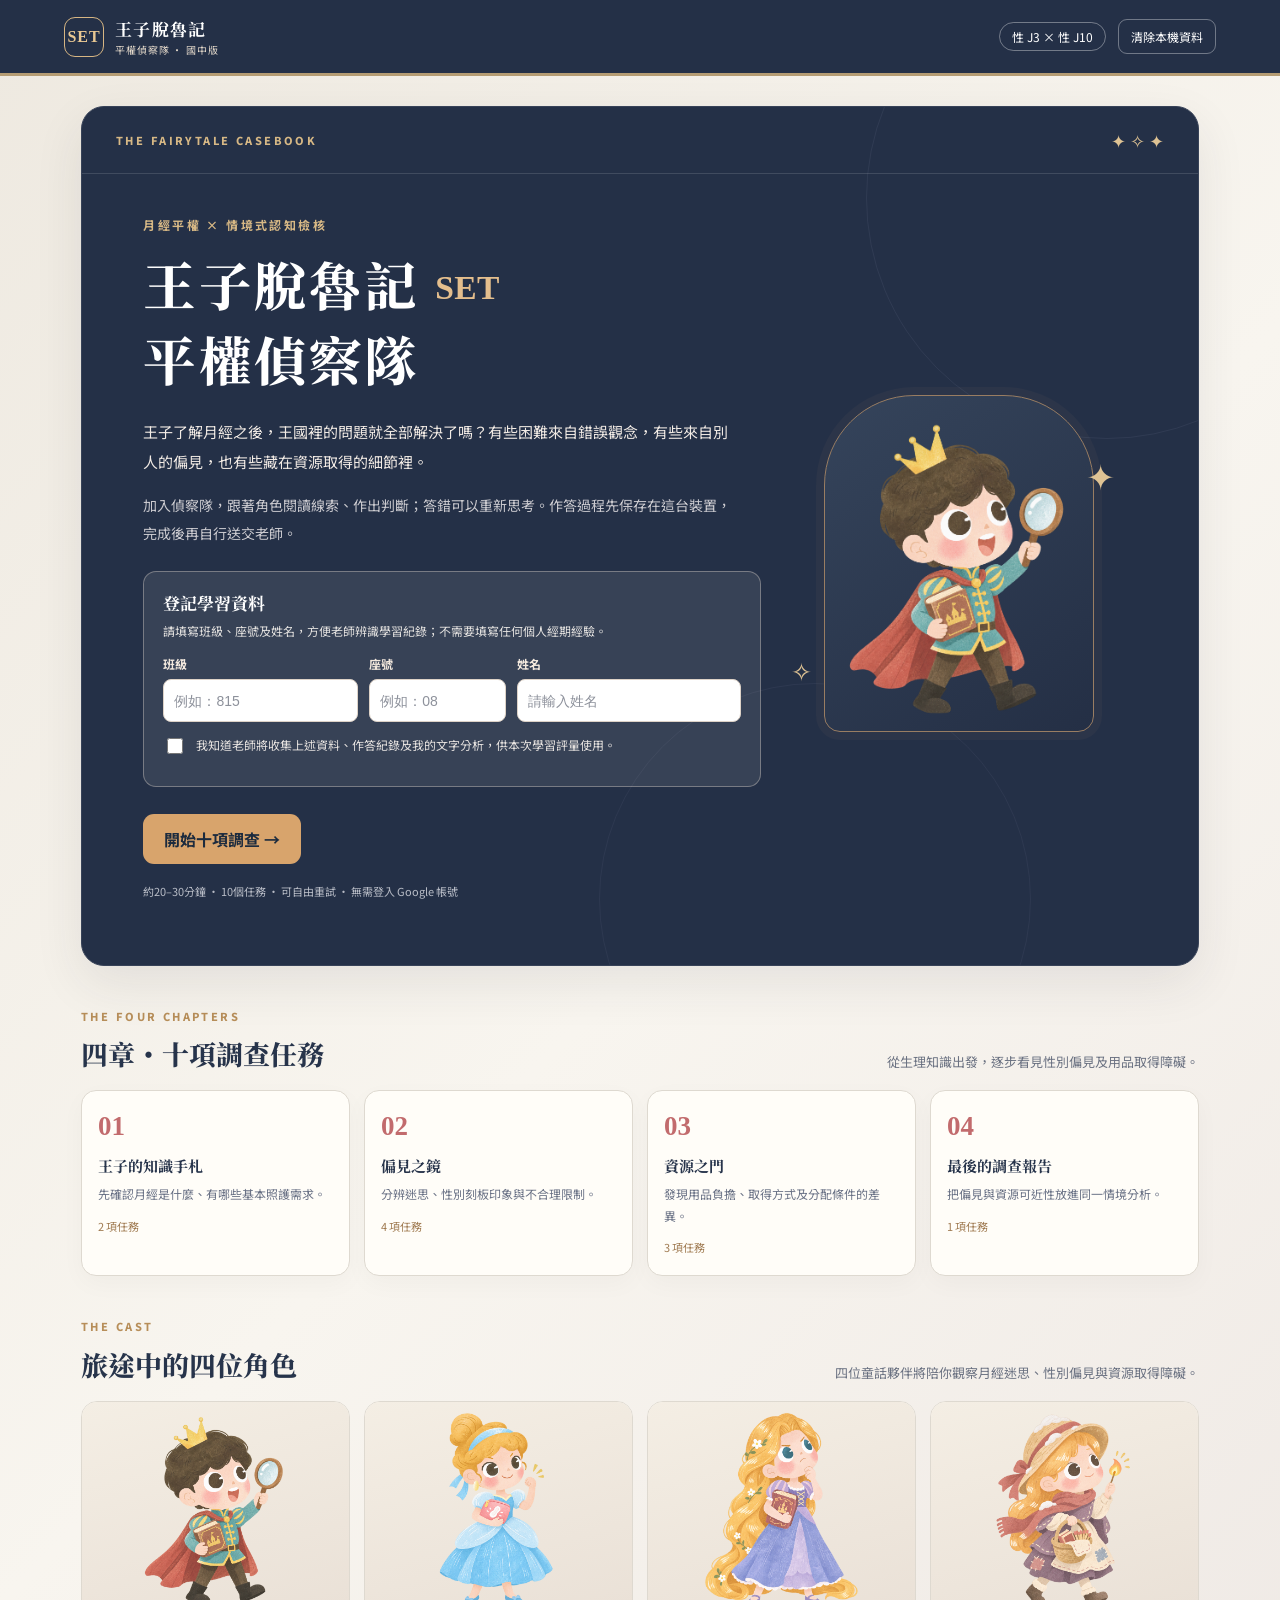
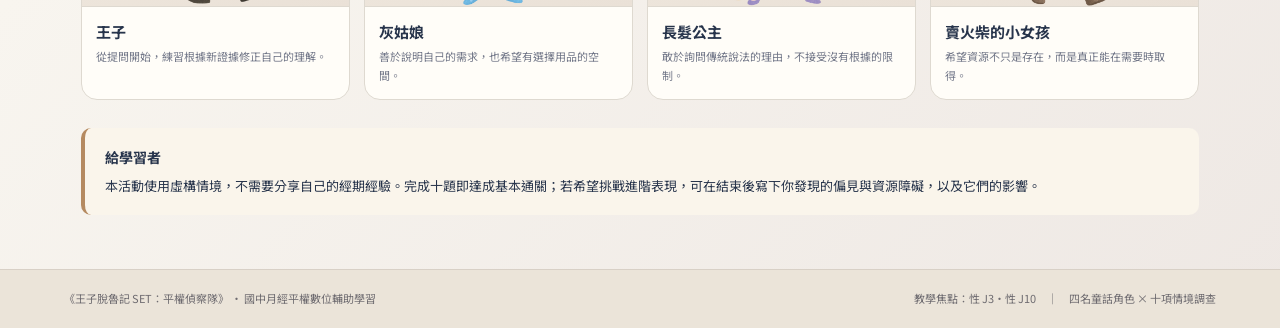
<file: index.html>
<!doctype html>
<html lang="zh-Hant">
<head>
  <meta charset="utf-8">
  <meta name="viewport" content="width=device-width,initial-scale=1,viewport-fit=cover">
  <meta name="theme-color" content="#243047">
  <meta name="description" content="王子脫魯記 SET：平權偵察隊。透過十個童話情境辨識月經迷思、性別偏見與資源取得障礙。">
  <title>王子脫魯記 SET｜平權偵察隊</title>
  <link rel="stylesheet" href="./assets/style.css?v=20261125-images">
  <script defer src="./data/questions.js"></script>
  <script defer src="./config.js"></script>
  <script defer src="./assets/app.js?v=20261125-images"></script>
</head>
<body>
  <div class="site-shell">
    <header class="site-header">
      <a class="brand" href="./" aria-label="王子脫魯記 SET 首頁">
        <span class="brand-seal" aria-hidden="true">SET</span>
        <span class="brand-text"><strong>王子脫魯記</strong><small>平權偵察隊 · 國中版</small></span>
      </a>
      <div class="header-right"><span class="subject-pill">性 J3 × 性 J10</span><button class="subtle-button" id="resetBtn" type="button">清除本機資料</button></div>
    </header>
    <main>
      <section id="homeScreen" class="screen home-screen" aria-labelledby="homeTitle">
        <div class="hero">
          <div class="hero-topline"><span class="eyebrow">THE FAIRYTALE CASEBOOK</span><span class="sparkle" aria-hidden="true">✦ ✧ ✦</span></div>
          <div class="hero-grid">
            <div class="hero-copy">
              <p class="kicker">月經平權 × 情境式認知檢核</p>
              <h1 id="homeTitle">王子脫魯記 <em>SET</em><span class="title-next">平權偵察隊</span></h1>
              <p class="hero-intro">王子了解月經之後，王國裡的問題就全部解決了嗎？有些困難來自錯誤觀念，有些來自別人的偏見，也有些藏在資源取得的細節裡。</p>
              <p class="hero-intro second">加入偵察隊，跟著角色閱讀線索、作出判斷；答錯可以重新思考。作答過程先保存在這台裝置，完成後再自行送交老師。</p>
              <div class="identity-card" aria-label="學習資料">
                <h2>登記學習資料</h2>
                <p class="identity-description">請填寫班級、座號及姓名，方便老師辨識學習紀錄；不需要填寫任何個人經期經驗。</p>
                <div class="identity-grid">
                  <label>班級<input id="studentClass" type="text" maxlength="20" autocomplete="off" placeholder="例如：815" /></label>
                  <label>座號<input id="studentSeat" type="text" maxlength="3" inputmode="numeric" autocomplete="off" placeholder="例如：08" /></label>
                  <label>姓名<input id="studentName" type="text" maxlength="30" autocomplete="name" placeholder="請輸入姓名" /></label>
                </div>
                <label class="consent-line"><input id="privacyConsent" type="checkbox" /><span>我知道老師將收集上述資料、作答紀錄及我的文字分析，供本次學習評量使用。</span></label>
                <p id="identityError" class="identity-error" role="alert" aria-live="polite"></p>
              </div>
              <p id="sessionNotice" class="session-notice" role="status" hidden></p>
              <div class="hero-actions"><button class="primary-button" id="startBtn" type="button">開始十項調查 <span aria-hidden="true">→</span></button><button class="secondary-button" id="resumeBtn" type="button" hidden>繼續上次進度</button></div>
              <p class="small-note">約20–30分鐘 · 10個任務 · 可自由重試 · 無需登入 Google 帳號</p>
            </div>
            <div class="hero-art"><div class="hero-frame"><img class="hero-character" src="./assets/characters/prince.png" width="1122" height="1402" alt="王子拿著筆記本與放大鏡，準備展開平權調查" decoding="async" fetchpriority="high"></div><span class="hero-decoration deco-one" aria-hidden="true">✦</span><span class="hero-decoration deco-two" aria-hidden="true">✧</span></div>
          </div>
        </div>
        <div class="home-section">
          <div class="section-heading"><div><p class="overline">THE FOUR CHAPTERS</p><h2>四章・十項調查任務</h2></div><p>從生理知識出發，逐步看見性別偏見及用品取得障礙。</p></div>
          <div class="chapter-preview" id="chapterPreview"></div>
        </div>
        <div class="home-section">
          <div class="section-heading"><div><p class="overline">THE CAST</p><h2>旅途中的四位角色</h2></div><p>四位童話夥伴將陪你觀察月經迷思、性別偏見與資源取得障礙。</p></div>
          <div class="cast-grid" id="castGrid"></div>
        </div>
        <div class="teacher-note"><strong>給學習者</strong><p>本活動使用虛構情境，不需要分享自己的經期經驗。完成十題即達成基本通關；若希望挑戰進階表現，可在結束後寫下你發現的偏見與資源障礙，以及它們的影響。</p></div>
      </section>

      <section id="gameScreen" class="screen game-screen" aria-labelledby="gameTitle" hidden>
        <div class="game-nav"><button id="backHomeBtn" type="button" class="text-button">← 回首頁</button><span id="chapterLabel" class="chapter-label"></span><span id="counterLabel" class="counter-label"></span></div>
        <div class="progress-track" role="progressbar" aria-label="任務進度" aria-valuemin="0" aria-valuemax="10" aria-valuenow="0" id="progressTrack"><div class="progress-fill" id="progressFill"></div></div>
        <div class="game-grid">
          <aside class="story-panel" aria-label="故事場景">
            <div class="story-panel-top"><span id="caseNo">調查 01</span><span id="caseTopic">概念調查</span></div>
            <div class="story-portrait" id="storyPortrait"><img id="sceneImage" class="scene-image" src="./assets/scenes/Q01.webp" alt="調查情境插圖：睡美人的床單" width="1536" height="1024" decoding="async"><div id="sceneImageFallback" class="scene-image-fallback" hidden>情境圖片暫時無法載入，請依下方故事文字繼續作答。</div></div>
            <div class="speaker-row"><img id="speakerAvatar" class="speaker-avatar" src="./assets/characters/prince.png" alt="" width="44" height="44" decoding="async"><strong id="speakerName">王子</strong><span id="speakerRole">探究引導者</span></div>
            <p class="scene-text" id="sceneText"></p>
          </aside>
          <div class="question-panel">
            <div class="question-top"><span class="question-type" id="questionType">認知檢核</span><span class="attempts-label" id="attemptsLabel">可重新嘗試</span></div>
            <h2 id="gameTitle"></h2>
            <p class="question-helper">請根據故事線索選出最合理的判斷。選錯會得到提示，可以再試一次。</p>
            <div class="option-list" id="optionList" role="group" aria-label="作答選項"></div>
            <div id="feedbackBox" class="feedback-box" role="status" aria-live="polite" hidden><div class="feedback-heading" id="feedbackHeading"></div><p id="feedbackText"></p></div>
            <div class="question-bottom"><button id="prevBtn" class="secondary-button" type="button">上一項任務</button><button id="nextBtn" class="primary-button" type="button" hidden>下一項任務 →</button></div>
          </div>
        </div>
        <p class="privacy-line">答題軌跡先暫存在此裝置；完成後可依教師指示送交 Google 試算表或下載備份。</p>
      </section>

      <section id="resultScreen" class="screen result-screen" aria-labelledby="resultTitle" hidden>
        <div class="result-hero"><span class="overline">MISSION COMPLETE</span><span class="result-emblem" aria-hidden="true">✦</span><h1 id="resultTitle">十項調查完成！</h1><p>基本任務完成！選一個你印象深刻的問題，再用自己的話說明原因與影響。</p><div class="result-grade"><strong>B</strong><span>基本通關達標</span></div></div>
        <div class="result-content">
          <section class="result-card" aria-labelledby="statTitle"><h2 id="statTitle">我的學習歷程</h2><div class="stat-grid"><div><strong id="statFirst">0</strong><small>首次答對</small></div><div><strong id="statRetry">0</strong><small>修正次數</small></div><div><strong id="statFinish">10 / 10</strong><small>完成任務</small></div></div><p class="muted">以上數據只描述這次互動作答的歷程，不直接等於真實生活中的行為表現。</p></section>
          <section class="result-card" aria-labelledby="advancedTitle"><div class="badge-line"><span class="advanced-badge">A 等進階挑戰</span></div><h2 id="advancedTitle">我的平權調查報告</h2><p class="card-copy">先選出你認為值得關注的問題，再用自己的話說明原因與可能帶來的影響。</p>
            <label for="biasSelect" class="field-label">① 我注意到的月經偏見</label>
            <select id="biasSelect" class="reflection-select">
              <option value="">請選擇一項</option>
              <option value="經期不能洗頭">認為月經期間不能洗頭</option>
              <option value="經期不能參加活動">認為月經來就不能參加活動</option>
              <option value="拿月經開玩笑">拿別人的經期狀況開玩笑</option>
              <option value="只有女生需要了解月經">認為只有女生需要了解月經</option>
              <option value="其他偏見">其他偏見（請在下方說明）</option>
            </select>
            <label for="biasAnswer" class="field-label">為什麼你覺得這是個問題？它可能造成什麼影響？</label>
            <p class="writing-example">示範：我選擇「拿月經開玩笑」，因為這可能讓有需要的人擔心被嘲笑，而不敢求助。</p>
            <textarea id="biasAnswer" rows="4" maxlength="800" placeholder="我選擇這個問題，因為……，可能造成……"></textarea>
            <label for="resourceSelect" class="field-label">② 我認為最不方便的用品取得問題</label>
            <select id="resourceSelect" class="reflection-select">
              <option value="">請選擇一項</option>
              <option value="用品價格負擔">生理用品價格造成負擔</option>
              <option value="領取時間受限">免費用品只能在特定時間領取</option>
              <option value="領取地點太遠">領取地點不方便</option>
              <option value="領取缺乏隱私">需要當面說明用途，缺乏隱私</option>
              <option value="平均分配忽略需求">用品平均分配，忽略不同人的需求</option>
              <option value="其他障礙">其他取得障礙（請在下方說明）</option>
            </select>
            <label for="resourceAnswer" class="field-label">為什麼你認為這個條件不方便？可能影響誰？</label>
            <p class="writing-example">示範：我選擇「領取時間受限」，因為臨時有需要的人可能遇到管理室未開放，無法及時取得用品。</p>
            <textarea id="resourceAnswer" rows="4" maxlength="800" placeholder="我認為……會造成困難，因為……，可能讓……"></textarea>
            <button class="primary-button" id="saveAdvancedBtn" type="button">保存我的分析</button>
            <p class="copy-status" id="reviewNote" role="status" aria-live="polite"></p>
          </section>
          <section class="result-card" aria-labelledby="exportTitle"><h2 id="exportTitle">保存學習成果</h2><p class="card-copy">學習資料與每次選擇的軌跡都會包含在紀錄中。完成後請按下方按鈕送交教師，也可下載備份。</p>
              <div class="submission-panel">
                <div><strong id="cloudStatusTitle">Google 試算表尚未連線</strong><p id="cloudStatusDescription">老師完成連線設定後，這裡就能送出學習紀錄。</p><a id="cloudTestLink" href="#" target="_blank" rel="noopener noreferrer" class="cloud-test-link" hidden>先檢查 Google 接收端是否正常</a></div>
                <button type="button" id="submitCloudBtn" class="primary-button" disabled>送出學習紀錄</button>
              </div>
              <label class="consent-line submission-consent"><input type="checkbox" id="cloudConsent" /><span>同意將班級、座號、姓名、作答軌跡與分析文字送到老師的試算表。</span></label><div class="export-buttons"><button id="exportTextBtn" class="primary-button" type="button">下載學習紀錄（文字）</button><button id="exportJsonBtn" class="secondary-button" type="button">下載完整資料（JSON）</button><button id="copySummaryBtn" class="secondary-button" type="button">複製學習摘要</button></div><p class="copy-status" id="exportStatus" role="status" aria-live="polite"></p><p class="shared-device-note">使用共用電腦時，確認 Google 回執顯示儲存成功後，記得清除這台裝置的個人資料與作答紀錄。</p></section>
          <iframe id="submissionFrame" name="setSubmissionFrame" hidden title="學習紀錄送出"></iframe>
          <div class="result-bottom"><button id="reviewBtn" class="secondary-button" type="button">回顧我的答題</button><button id="restartBtn" class="text-button" type="button">清除本機資料並重新開始</button></div>
        </div>
      </section>
    </main>
    <footer class="site-footer"><span>《王子脫魯記 SET：平權偵察隊》 · 國中月經平權數位輔助學習</span><span>教學焦點：性 J3・性 J10　｜　四名童話角色 × 十項情境調查</span></footer>
  </div>
</body>
</html>
</file>
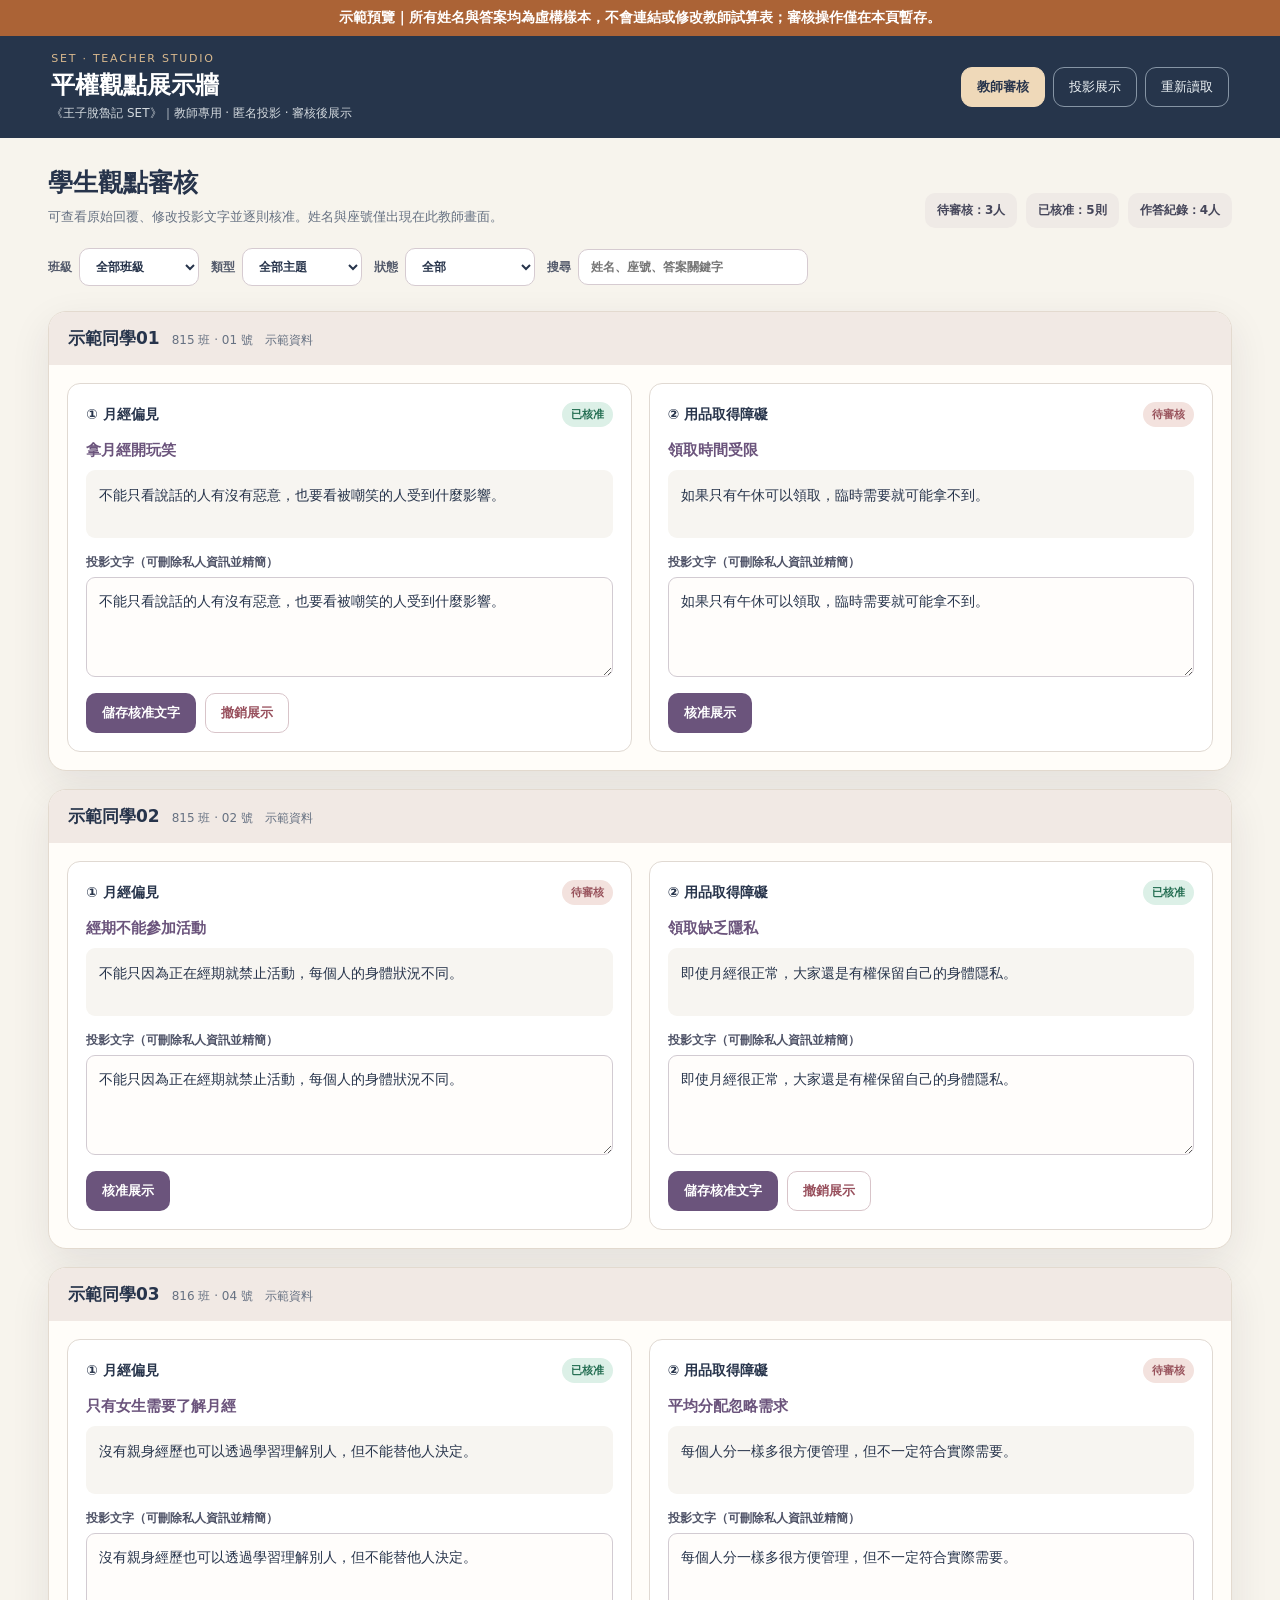
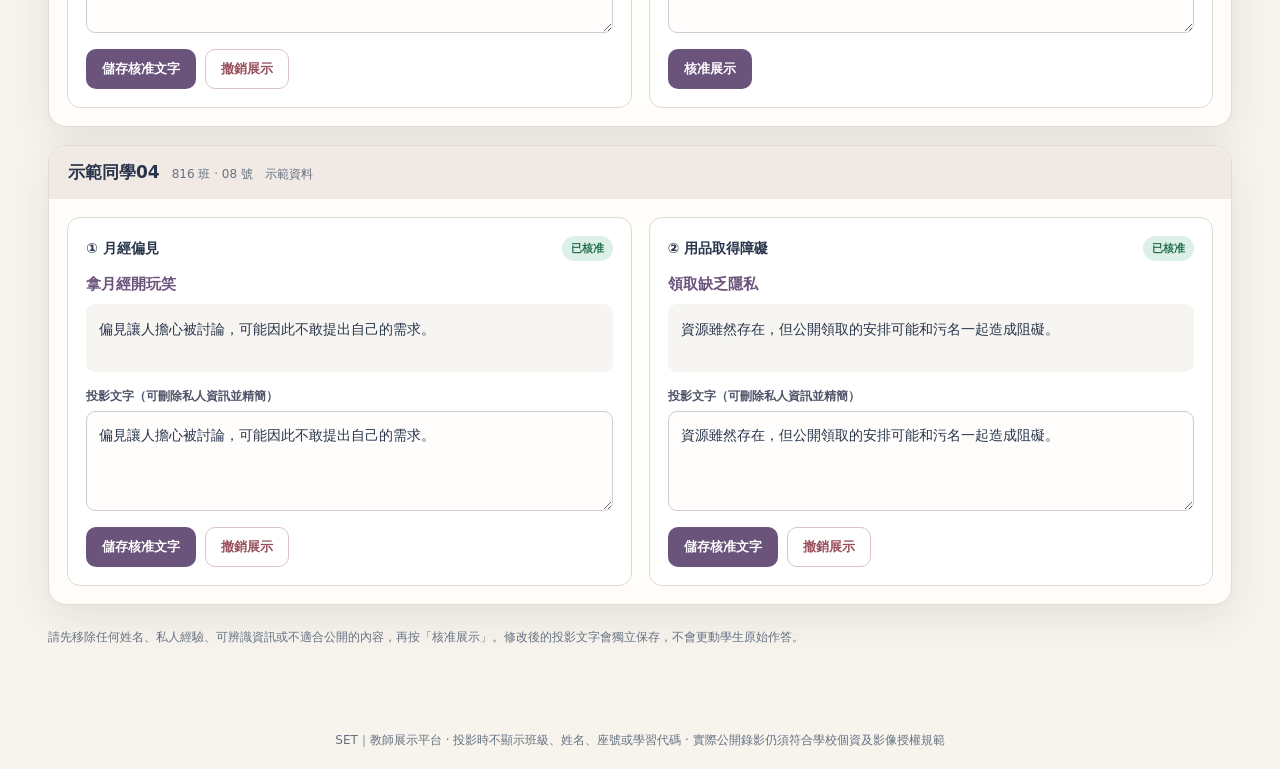
<file: teacher-wall/demo.html>
<!doctype html>
<html lang="zh-Hant">
<head>
<meta charset="utf-8">
<meta name="viewport" content="width=device-width,initial-scale=1">
<base target="_top">
<title>SET｜平權觀點展示牆：示範預覽</title>
<style>
:root{--ink:#27344b;--sub:#667182;--cream:#f7f4ed;--paper:#fffdf9;--violet:#6b547c;--peach:#f6e7d7;--line:#e3dacf;--green:#26785b;--red:#b34758;--shadow:0 14px 40px rgba(44,38,59,.09)}
*{box-sizing:border-box}
[hidden]{display:none!important}
body{margin:0;color:var(--ink);background:var(--cream);font-family:"Noto Sans TC","Microsoft JhengHei",system-ui,sans-serif;font-size:15px}
button,input,select,textarea{font:inherit}
button{cursor:pointer}
button:disabled{opacity:.5;cursor:wait}
button:focus-visible,input:focus-visible,select:focus-visible,textarea:focus-visible{outline:3px solid #a9c3e1;outline-offset:2px}
header{background:#26354b;color:#fff;padding:16px clamp(18px,4vw,52px);display:flex;justify-content:space-between;gap:18px;align-items:center}
.brand-small{color:#d9b98e;font-size:11px;letter-spacing:.16em}
.brand-title{font-weight:800;font-size:24px;margin:4px 0}
.brand-meta{font-size:12px;color:#d3d9de}
.header-actions{display:flex;gap:8px;flex-wrap:wrap;align-items:center}
.header-actions button{background:transparent;color:#edf3f6;border:1px solid #8695a5;padding:10px 15px;border-radius:11px;font-size:13px}
.header-actions button.active{background:#efd9b9;border-color:#efd9b9;color:#27344b;font-weight:800}
.header-actions button:hover{border-color:white}
.main{max-width:1380px;margin:0 auto;padding:28px clamp(18px,4vw,48px) 65px}
.banner{border:1px solid #e6c4a4;background:#fff4e8;color:#79482f;padding:13px 18px;border-radius:12px;margin-bottom:18px;line-height:1.7}
.banner.error{background:#fff0ed;border-color:#d69ca0;color:#983845}
.toolhead{display:flex;justify-content:space-between;gap:20px;align-items:end;margin-bottom:19px;flex-wrap:wrap}
.toolhead h1{margin:0 0 7px;font-size:25px}
.toolhead p{margin:0;color:var(--sub);line-height:1.7;font-size:13px}
.filters{display:flex;flex-wrap:wrap;align-items:center;gap:12px;margin:20px 0 25px}
.filters label{font-size:12px;font-weight:700;color:#535a6b;display:flex;align-items:center;gap:7px}
select,input{border:1px solid #d6cbd1;background:#fff;color:var(--ink);border-radius:10px;padding:10px 12px;min-width:120px}
.search{min-width:230px}
.counts{display:flex;flex-wrap:wrap;gap:9px}
.stat{padding:9px 12px;background:#efeae6;color:#45465a;border-radius:10px;font-size:12px;font-weight:700}
.review-list{display:grid;gap:18px}
.review-card{background:var(--paper);border:1px solid var(--line);border-radius:18px;box-shadow:var(--shadow);overflow:hidden}
.review-head{background:#f1e9e4;padding:15px 19px;display:flex;gap:12px;align-items:center;justify-content:space-between;flex-wrap:wrap}
.review-person{display:flex;gap:12px;align-items:baseline;flex-wrap:wrap;font-size:14px}
.review-person strong{font-size:17px}
.review-person span{color:var(--sub);font-size:12px}
.review-parts{display:grid;grid-template-columns:repeat(2,minmax(0,1fr));gap:17px;padding:18px}
.review-part{border:1px solid #e0d9d2;border-radius:13px;background:#fff;padding:18px;min-width:0}
.part-head{display:flex;justify-content:space-between;align-items:center;gap:8px;margin:0 0 14px}
.part-name{font-size:14px;font-weight:800}
.pill{font-size:11px;padding:5px 9px;border-radius:999px;background:#f3e2de;color:#98535c;font-weight:800}
.pill.approved{background:#dcf0e7;color:#246e52}
.choice{color:var(--violet);font-weight:800;font-size:15px;margin-bottom:10px}
.original{font-size:14px;line-height:1.9;white-space:pre-wrap;margin:0;background:#f7f5f1;border-radius:9px;padding:12px 13px;min-height:68px}
.review-part .field-label{display:block;margin:16px 0 6px;font-weight:700;color:#505468;font-size:12px}
.review-part textarea{border:1px solid #d2cbd2;border-radius:9px;width:100%;min-height:100px;resize:vertical;padding:12px;line-height:1.7;font-size:14px;color:var(--ink);background:#fffdfb}
.review-actions{display:flex;gap:9px;align-items:center;flex-wrap:wrap;margin-top:12px}
.action-primary,.action-secondary,.load-more{border-radius:10px;padding:10px 15px;font-weight:800;font-size:13px;border:1px solid transparent}
.action-primary{background:var(--violet);color:white}
.action-primary:hover{background:#58436a}
.action-secondary{background:white;color:#98505d;border-color:#d8c4c9}
.action-secondary:hover{background:#f9eeee}
.note{font-size:12px;line-height:1.7;color:var(--sub);margin:9px 0 0}
.empty{padding:50px 22px;text-align:center;border:1px dashed #d6c6bc;border-radius:16px;color:var(--sub);line-height:1.8}
.load-wrap{text-align:center;margin-top:22px}
.load-more{background:white;border-color:#d9cecc;color:var(--ink)}
.project-controls{display:flex;gap:12px;flex-wrap:wrap;align-items:center;background:#ece5db;border:1px solid #dacfc1;padding:12px 16px;border-radius:14px;margin-bottom:20px}
.project-controls label{display:flex;align-items:center;gap:7px;font-size:13px;font-weight:700}
.project-controls .spacer{flex:1}
.project-controls button{border-radius:10px;border:1px solid #b5a8a8;padding:9px 12px;color:var(--ink);background:white;font-size:13px;font-weight:700}
.project-layout{display:grid;grid-template-columns:repeat(2,minmax(0,1fr));gap:17px}
.quote-card{background:#fff;min-height:230px;border:2px solid #e2d7d0;border-radius:18px;padding:22px;box-shadow:var(--shadow);display:flex;flex-direction:column;gap:11px;cursor:pointer;position:relative}
.quote-card:hover{border-color:#ae99b9}
.quote-card.selected{border-color:#745a87;box-shadow:0 0 0 3px rgba(109,83,126,.16)}
.quote-card[data-topic="bias"]{background:#fff9f7}
.quote-card[data-topic="resource"]{background:#f8fbfc}
.quote-head{display:flex;align-items:center;justify-content:space-between;gap:9px;flex-wrap:wrap}
.quote-kind{font-size:12px;font-weight:800;letter-spacing:.05em;color:#86618c}
.quote-card[data-topic="resource"] .quote-kind{color:#41778a}
.quote-index{font-size:12px;color:#85808a}
.quote-title{font-size:20px;font-weight:900;color:#29354d;line-height:1.4}
.quote-text{font-size:17px;line-height:1.94;white-space:pre-wrap;margin:0;overflow-wrap:anywhere}
.quote-foot{font-size:12px;color:var(--sub);margin-top:auto}
.compare-toolbar{background:#2a364c;border-radius:14px;color:white;display:flex;gap:10px;align-items:center;justify-content:space-between;padding:13px 17px;margin-bottom:15px;flex-wrap:wrap}
.compare-toolbar button{background:#e8cfa8;color:#26354b;border:0;border-radius:9px;padding:10px 16px;font-weight:800}
#compareDialog{position:fixed;inset:0;background:rgba(26,32,49,.90);z-index:50;padding:clamp(14px,3vw,36px);overflow:auto;color:white}
.compare-top{display:flex;align-items:center;justify-content:space-between;gap:15px;margin-bottom:26px}
.compare-top h2{font-size:27px;margin:0}
.compare-top button{border:1px solid #c6c2c1;border-radius:10px;background:transparent;color:white;padding:11px 15px}
.compare-columns{display:grid;grid-template-columns:1fr 1fr;gap:20px}
.compare-columns .quote-card{color:#28354c;min-height:320px;cursor:default}
.compare-question{margin:25px 0 0;text-align:center;color:#fff4e7;font-size:20px;font-weight:800;line-height:1.8}
footer{text-align:center;padding:20px;font-size:12px;color:var(--sub)}
.projecting{background:#f5f1e9}
.projecting header{background:#26354b}
.projecting .main{max-width:1650px}
.projecting .toolhead h1{font-size:30px}
.projecting .quote-card{min-height:260px}
.projecting .quote-title{font-size:23px}
.projecting .quote-text{font-size:20px}
@media(max-width:840px){.review-parts,.project-layout,.compare-columns{grid-template-columns:1fr}.projecting .quote-text{font-size:18px}.search{min-width:170px}}
@media(max-width:600px){header{align-items:start;flex-direction:column}.brand-title{font-size:20px}.main{padding:20px 15px 55px}.review-head{align-items:start}.review-parts{padding:12px;gap:12px}.review-part{padding:14px}.quote-card{padding:17px;min-height:185px}.quote-text{font-size:16px}}
</style>
</head>
<body>
<div role="status" style="position:sticky;top:0;z-index:60;background:#ab6336;color:white;padding:9px 18px;font-size:14px;text-align:center;font-weight:800">示範預覽｜所有姓名與答案均為虛構樣本，不會連結或修改教師試算表；審核操作僅在本頁暫存。</div>
<header>
  <div>
    <div class="brand-small">SET · TEACHER STUDIO</div>
    <div class="brand-title">平權觀點展示牆</div>
    <div class="brand-meta">《王子脫魯記 SET》｜教師專用 · 匿名投影 · 審核後展示</div>
  </div>
  <div class="header-actions">
    <button id="adminTab" class="active" type="button">教師審核</button>
    <button id="projectTab" type="button">投影展示</button>
    <button id="refreshBtn" type="button">重新讀取</button>
  </div>
</header>
<main class="main">
  <div id="banner" class="banner" role="status">正在連接教師試算表。未經審核的學生文字不會出現在投影畫面。</div>
  <section id="adminPage">
    <div class="toolhead">
      <div><h1>學生觀點審核</h1><p>可查看原始回覆、修改投影文字並逐則核准。姓名與座號僅出現在此教師畫面。</p></div>
      <div class="counts" id="adminCounts"></div>
    </div>
    <div class="filters">
      <label>班級 <select id="adminClass"><option value="">全部班級</option></select></label>
      <label>類型 <select id="adminTopic"><option value="all">全部主題</option><option value="bias">月經偏見</option><option value="resource">用品取得障礙</option></select></label>
      <label>狀態 <select id="adminStatus"><option value="all">全部</option><option value="pending">至少一項待審</option><option value="approved">至少一項已核准</option></select></label>
      <label>搜尋 <input id="search" class="search" type="search" placeholder="姓名、座號、答案關鍵字"></label>
    </div>
    <div id="reviewList" class="review-list"></div>
    <div class="load-wrap"><button id="loadMore" class="load-more" type="button" hidden>顯示更多學生</button></div>
    <p class="note">請先移除任何姓名、私人經驗、可辨識資訊或不適合公開的內容，再按「核准展示」。修改後的投影文字會獨立保存，不會更動學生原始作答。</p>
  </section>

  <section id="projectPage" hidden>
    <div class="toolhead"><div><h1>平權觀點展示</h1><p>僅呈現教師明確核准的匿名回答，供全班討論、比較觀點使用。每30秒自動更新。</p></div>
      <div class="counts" id="projectCounts"></div>
    </div>
    <div class="project-controls">
      <label>班級 <select id="projectClass"><option value="">全部班級</option></select></label>
      <label>展示主題 <select id="projectTopic"><option value="all">全部</option><option value="bias">月經偏見</option><option value="resource">資源障礙</option></select></label>
      <span class="spacer"></span>
      <button id="fullscreenBtn" type="button">全螢幕</button>
      <button id="clearSelection" type="button">清除比較選取</button>
    </div>
    <div class="compare-toolbar">
      <span id="compareStatus">可點選兩張卡片，進行並排觀點比較</span>
      <button id="compareBtn" type="button" disabled>比較兩則觀點</button>
    </div>
    <div id="projectList" class="project-layout"></div>
  </section>
</main>
<footer>SET｜教師展示平台 · 投影時不顯示班級、姓名、座號或學習代碼 · 實際公開錄影仍須符合學校個資及影像授權規範</footer>
<div id="compareDialog" role="dialog" aria-modal="true" aria-label="比較兩則觀點" hidden>
  <div class="compare-top"><h2>兩種觀點，兩種思考</h2><button id="compareClose" type="button">關閉比較 ×</button></div>
  <div id="compareColumns" class="compare-columns"></div>
  <div class="compare-question">這兩位學生注意到的問題有什麼不同？如果同時考慮，你會怎麼想？</div>
</div>
<script>
(function(){
var examples=[
 ['SET-DEMO0001','示範同學01','815','01','拿月經開玩笑','不能只看說話的人有沒有惡意，也要看被嘲笑的人受到什麼影響。','領取時間受限','如果只有午休可以領取，臨時需要就可能拿不到。'],
 ['SET-DEMO0002','示範同學02','815','02','經期不能參加活動','不能只因為正在經期就禁止活動，每個人的身體狀況不同。','領取缺乏隱私','即使月經很正常，大家還是有權保留自己的身體隱私。'],
 ['SET-DEMO0003','示範同學03','816','04','只有女生需要了解月經','沒有親身經歷也可以透過學習理解別人，但不能替他人決定。','平均分配忽略需求','每個人分一樣多很方便管理，但不一定符合實際需要。'],
 ['SET-DEMO0004','示範同學04','816','08','拿月經開玩笑','偏見讓人擔心被討論，可能因此不敢提出自己的需求。','領取缺乏隱私','資源雖然存在，但公開領取的安排可能和污名一起造成阻礙。']
];
var rows=examples.map(function(e,i){
 return{id:e[0],name:e[1],className:e[2],seat:e[3],receivedAt:'示範資料',
 biasOption:e[4],biasText:e[5],resourceOption:e[6],resourceText:e[7],
 biasApproved:i===0||i===2||i===3,resourceApproved:i===1||i===3,
 biasPublic:i===0||i===2||i===3?e[5]:'',resourcePublic:i===1||i===3?e[7]:'',
 biasTitle:e[4],resourceTitle:e[6],reviewAt:'示範'}});
var run={
 withSuccessHandler:function(fn){this.ok=fn;return this},
 withFailureHandler:function(fn){this.fail=fn;return this},
 wallGetData:function(){this.ok({records:rows,teacher:'demo (虛構)',readAt:'示範'})},
 wallSaveApproval:function(data){
  var row=rows.find(function(r){return r.id===data.id});
  if(!row){this.fail({message:'找不到示範資料'});return}
  row[data.topic+'Approved']=data.approved;
  row[data.topic+'Public']=data.publicText;
  row[data.topic+'Title']=row[data.topic+'Option'];
  this.ok({ok:true});
 }
};
window.google={script:{run:run}};
})();
</script>
<script>
(function(){
"use strict";
var state={records:[],teacher:"",mode:"admin",loaded:false,busy:false,visibleCount:20,selected:[],readAt:""};
var $=function(id){return document.getElementById(id)};
var make=function(tag,cls,text){var el=document.createElement(tag);if(cls)el.className=cls;if(text!=null)el.textContent=text;return el};
function banner(message,isError){$("banner").textContent=message;$("banner").classList.toggle("error",!!isError);$("banner").hidden=!message}
function callApi(method,arg,ok){
  if(!window.google||!google.script||!google.script.run){banner("此頁必須透過已部署的教師專用 Google Apps Script 網址開啟，無法直接由 GitHub 或本機 HTML 讀取學生資料。",true);return}
  var call=google.script.run.withSuccessHandler(ok).withFailureHandler(function(e){state.busy=false;banner("操作失敗："+(e&&e.message?e.message:"請檢查授權或試算表"),true)});
  if(method==="load")call.wallGetData();
  else call.wallSaveApproval(arg);
}
function refresh(silent){
  if(state.busy)return;
  state.busy=true;
  if(!silent)banner("正在讀取教師試算表……",false);
  callApi("load",null,function(result){
    state.busy=false;state.loaded=true;state.records=result.records||[];state.teacher=result.teacher||"";state.readAt=result.readAt||"";
    var approvedKeys=new Set(projectItems().map(function(x){return x.key}));
    state.selected=state.selected.filter(function(id){return approvedKeys.has(id)});
    renderAll();
    banner("",false);
  });
}
function escapeLabel(s){return String(s||"").trim()}
function uniqueClasses(){
  return Array.from(new Set(state.records.map(function(x){return x.className}).filter(Boolean))).sort(function(a,b){return a.localeCompare(b,"zh-Hant",{numeric:true})})
}
function fillOptions(selectId){
  var select=$(selectId),value=select.value;
  while(select.options.length>1)select.remove(1);
  uniqueClasses().forEach(function(cl){var op=document.createElement("option");op.value=cl;op.textContent=cl;select.append(op)});
  select.value=Array.from(select.options).some(function(x){return x.value===value})?value:"";
}
function counts(){
  var recordCount=state.records.length,items=projectItems();
  $("adminCounts").replaceChildren();
  var options=["待審核："+state.records.filter(function(r){return (r.biasText&&!r.biasApproved)||(r.resourceText&&!r.resourceApproved)}).length+"人",
    "已核准："+items.length+"則","作答紀錄："+recordCount+"人"];
  options.forEach(function(t){$("adminCounts").append(make("span","stat",t))});
  $("projectCounts").replaceChildren(make("span","stat","已核准 "+items.length+" 則"),make("span","stat","更新 "+state.readAt));
}
function adminFilter(r){
  var cl=$("adminClass").value,topic=$("adminTopic").value,status=$("adminStatus").value,keyword=$("search").value.trim().toLowerCase();
  if(cl&&r.className!==cl)return false;
  var sides=topic==="all"?["bias","resource"]:[topic];
  var approved=sides.some(function(side){return r[side+"Approved"]});
  var pending=sides.some(function(side){return !!r[side+"Text"]&&!r[side+"Approved"]});
  if(status==="approved"&&!approved)return false;
  if(status==="pending"&&!pending)return false;
  if(keyword){
    var haystack=[r.name,r.seat,r.className,r.biasText,r.biasOption,r.resourceText,r.resourceOption].join(" ").toLowerCase();
    if(haystack.indexOf(keyword)<0)return false;
  }
  return true;
}
function part(r,topic){
  var isBias=topic==="bias",original=r[topic+"Text"],option=r[topic+"Option"],approved=r[topic+"Approved"];
  var outer=make("section","review-part");
  var top=make("div","part-head"),status=make("span","pill"+(approved?" approved":""),approved?"已核准":"待審核");
  top.append(make("div","part-name",isBias?"① 月經偏見":"② 用品取得障礙"),status);
  outer.append(top,make("div","choice",option||"未選擇"),make("p","original",original||"尚未填寫"));
  if(!option||!original){outer.append(make("p","note","學生尚未完成這一項進階分析。"));return outer}
  var lbl=make("label","field-label","投影文字（可刪除私人資訊並精簡）"),edit=make("textarea");
  edit.maxLength=800;edit.value=r[topic+"Public"]||original;
  edit.setAttribute("aria-label",(isBias?"月經偏見":"資源障礙")+"投影文字");
  var actions=make("div","review-actions"),save=make("button","action-primary",approved?"儲存核准文字":"核准展示");
  save.type="button";
  save.addEventListener("click",function(){saveItem(r,topic,true,edit.value,save)});
  actions.append(save);
  if(approved){
    var revoke=make("button","action-secondary","撤銷展示");
    revoke.type="button";revoke.addEventListener("click",function(){saveItem(r,topic,false,edit.value,revoke)});
    actions.append(revoke);
  }
  outer.append(lbl,edit,actions);
  return outer;
}
function saveItem(r,topic,approved,publicText,button){
  if(state.busy)return;
  if(approved&&!publicText.trim()){banner("請先填入適合匿名投影的文字。",true);return}
  if(approved&&!window.confirm("確定已檢查這段文字，不含姓名、可識別個資或不宜公開的敏感資訊，並核准投影展示？"))return;
  state.busy=true;button.disabled=true;
  callApi("save",{id:r.id,topic:topic,approved:approved,publicText:publicText},function(){
    state.busy=false;state.visibleCount=Math.max(state.visibleCount,20);
    refresh(false);
  });
}
function renderAdmin(){
  var list=$("reviewList");list.replaceChildren();
  var filtered=state.records.filter(adminFilter);
  var shown=filtered.slice(0,state.visibleCount);
  shown.forEach(function(r){
    var card=make("article","review-card");
    var head=make("div","review-head"),person=make("div","review-person");
    person.append(make("strong","",r.name||"未填姓名"),make("span","",(r.className||"未分類")+" 班 · "+(r.seat||"—")+" 號"),make("span","",r.receivedAt||""));
    head.append(person);card.append(head);
    var content=make("div","review-parts"),topic=$("adminTopic").value;
    if(topic==="all"||topic==="bias")content.append(part(r,"bias"));
    if(topic==="all"||topic==="resource")content.append(part(r,"resource"));
    card.append(content);list.append(card);
  });
  if(!filtered.length)list.append(make("div","empty",state.loaded?"目前沒有符合篩選條件的學生回答。":"尚未載入資料。"));
  $("loadMore").hidden=filtered.length<=shown.length;
  $("loadMore").textContent="顯示更多學生（還有 "+(filtered.length-shown.length)+" 筆）";
}
function projectItems(){
  var output=[];
  state.records.forEach(function(r){
    ["bias","resource"].forEach(function(topic){
      if(!r[topic+"Approved"]||!r[topic+"Public"]||!r[topic+"Title"])return;
      output.push({key:r.id+"|"+topic,topic:topic,className:r.className,
        title:r[topic+"Title"],text:r[topic+"Public"]});
    });
  });
  return output;
}
function projectFilter(item){
  var cl=$("projectClass").value,topic=$("projectTopic").value;
  return (!cl||item.className===cl)&&(topic==="all"||item.topic===topic);
}
function makeQuote(item,index,interactive){
  var card=make("article","quote-card"+(state.selected.indexOf(item.key)>=0?" selected":""));
  card.dataset.topic=item.topic;
  card.append(make("div","quote-head"));
  card.firstChild.append(make("span","quote-kind",item.topic==="bias"?"月經偏見":"資源障礙"),make("span","quote-index","觀點 "+String(index+1).padStart(2,"0")));
  card.append(make("div","quote-title",item.title),make("p","quote-text",item.text));
  card.append(make("div","quote-foot","匿名分享 · 已經教師審核"));
  if(interactive){
    card.tabIndex=0;card.setAttribute("role","button");card.setAttribute("aria-label","選取匿名觀點 "+String(index+1));
    var toggle=function(){
      var pos=state.selected.indexOf(item.key);
      if(pos>=0)state.selected.splice(pos,1);
      else if(state.selected.length<2)state.selected.push(item.key);
      else state.selected=[state.selected[1],item.key];
      renderProject();
    };
    card.addEventListener("click",toggle);
    card.addEventListener("keydown",function(e){if(e.key==="Enter"||e.key===" "){e.preventDefault();toggle()}});
  }
  return card;
}
function renderProject(){
  var list=$("projectList");list.replaceChildren();
  var filtered=projectItems().filter(projectFilter);
  var allowed=new Set(filtered.map(function(x){return x.key}));
  state.selected=state.selected.filter(function(key){return allowed.has(key)});
  filtered.forEach(function(item,i){list.append(makeQuote(item,i,true))});
  if(!filtered.length)list.append(make("div","empty","目前沒有符合條件且經教師核准的匿名回答。請先到「教師審核」完成核准。"));
  $("compareBtn").disabled=state.selected.length!==2;
  $("compareStatus").textContent=state.selected.length===0?"點選兩張卡片，可比較學生的不同觀點":("已選擇 "+state.selected.length+"/2 則觀點");
}
function compare(){
  if(state.selected.length!==2)return;
  var all=projectItems().filter(projectFilter),chosen=state.selected.map(function(key){return all.find(function(item){return item.key===key})}).filter(Boolean);
  if(chosen.length!==2)return;
  $("compareColumns").replaceChildren();
  chosen.forEach(function(item,i){$("compareColumns").append(makeQuote(item,i,false))});
  $("compareDialog").hidden=false;
  $("compareClose").focus();
}
function mode(next){
  state.mode=next;
  var p=next==="project";
  document.body.classList.toggle("projecting",p);
  $("adminPage").hidden=p;$("projectPage").hidden=!p;
  $("adminTab").classList.toggle("active",!p);$("projectTab").classList.toggle("active",p);
  $("compareDialog").hidden=true;
  renderAll();
  window.scrollTo(0,0);
}
function renderAll(){
  fillOptions("adminClass");fillOptions("projectClass");counts();
  renderAdmin();renderProject();
}
$("adminTab").addEventListener("click",function(){mode("admin")});
$("projectTab").addEventListener("click",function(){mode("project")});
$("refreshBtn").addEventListener("click",function(){refresh(false)});
["adminClass","adminTopic","adminStatus"].forEach(function(id){$(id).addEventListener("change",function(){state.visibleCount=20;renderAdmin()})});
$("search").addEventListener("input",function(){state.visibleCount=20;renderAdmin()});
["projectClass","projectTopic"].forEach(function(id){$(id).addEventListener("change",renderProject)});
$("loadMore").addEventListener("click",function(){state.visibleCount+=20;renderAdmin()});
$("clearSelection").addEventListener("click",function(){state.selected=[];renderProject()});
$("compareBtn").addEventListener("click",compare);
$("compareClose").addEventListener("click",function(){$("compareDialog").hidden=true});
document.addEventListener("keydown",function(e){if(e.key==="Escape")$("compareDialog").hidden=true});
$("fullscreenBtn").addEventListener("click",function(){
  if(document.fullscreenElement&&document.exitFullscreen){document.exitFullscreen();return}
  if(document.documentElement.requestFullscreen)document.documentElement.requestFullscreen().catch(function(){banner("此瀏覽器無法透過按鈕全螢幕，請改按 F11。",true)});
  else banner("請使用瀏覽器 F11 進入全螢幕。",false);
});
setInterval(function(){if(state.mode==="project"&&!state.busy)refresh(true)},30000);
refresh(false);
})();
</script>
</body>
</html>
</file>
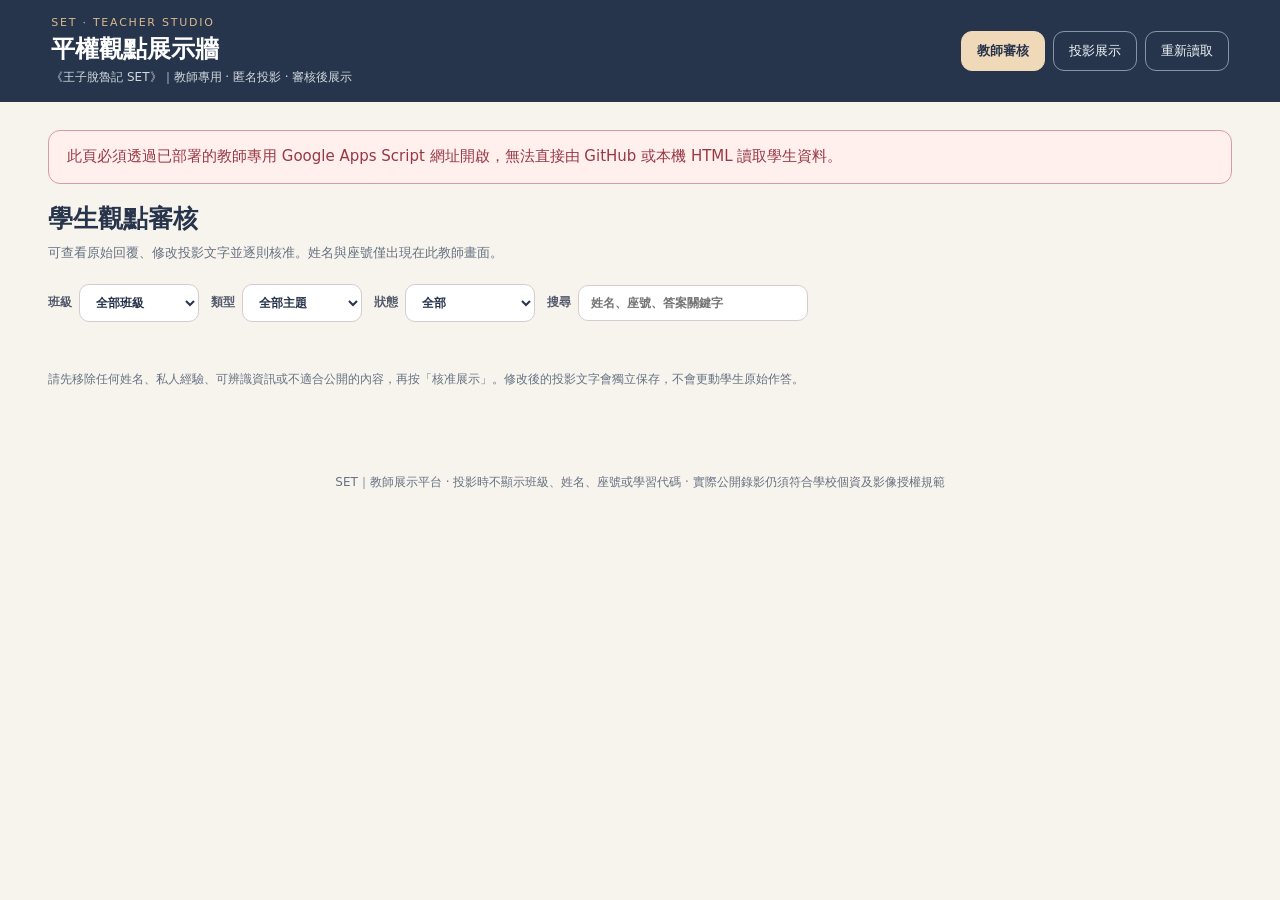
<file: teacher-wall/Teacher.html>
<!doctype html>
<html lang="zh-Hant">
<head>
<meta charset="utf-8">
<meta name="viewport" content="width=device-width,initial-scale=1">
<base target="_top">
<title>SET｜平權觀點展示牆</title>
<style>
:root{--ink:#27344b;--sub:#667182;--cream:#f7f4ed;--paper:#fffdf9;--violet:#6b547c;--peach:#f6e7d7;--line:#e3dacf;--green:#26785b;--red:#b34758;--shadow:0 14px 40px rgba(44,38,59,.09)}
*{box-sizing:border-box}
[hidden]{display:none!important}
body{margin:0;color:var(--ink);background:var(--cream);font-family:"Noto Sans TC","Microsoft JhengHei",system-ui,sans-serif;font-size:15px}
button,input,select,textarea{font:inherit}
button{cursor:pointer}
button:disabled{opacity:.5;cursor:wait}
button:focus-visible,input:focus-visible,select:focus-visible,textarea:focus-visible{outline:3px solid #a9c3e1;outline-offset:2px}
header{background:#26354b;color:#fff;padding:16px clamp(18px,4vw,52px);display:flex;justify-content:space-between;gap:18px;align-items:center}
.brand-small{color:#d9b98e;font-size:11px;letter-spacing:.16em}
.brand-title{font-weight:800;font-size:24px;margin:4px 0}
.brand-meta{font-size:12px;color:#d3d9de}
.header-actions{display:flex;gap:8px;flex-wrap:wrap;align-items:center}
.header-actions button{background:transparent;color:#edf3f6;border:1px solid #8695a5;padding:10px 15px;border-radius:11px;font-size:13px}
.header-actions button.active{background:#efd9b9;border-color:#efd9b9;color:#27344b;font-weight:800}
.header-actions button:hover{border-color:white}
.main{max-width:1380px;margin:0 auto;padding:28px clamp(18px,4vw,48px) 65px}
.banner{border:1px solid #e6c4a4;background:#fff4e8;color:#79482f;padding:13px 18px;border-radius:12px;margin-bottom:18px;line-height:1.7}
.banner.error{background:#fff0ed;border-color:#d69ca0;color:#983845}
.toolhead{display:flex;justify-content:space-between;gap:20px;align-items:end;margin-bottom:19px;flex-wrap:wrap}
.toolhead h1{margin:0 0 7px;font-size:25px}
.toolhead p{margin:0;color:var(--sub);line-height:1.7;font-size:13px}
.filters{display:flex;flex-wrap:wrap;align-items:center;gap:12px;margin:20px 0 25px}
.filters label{font-size:12px;font-weight:700;color:#535a6b;display:flex;align-items:center;gap:7px}
select,input{border:1px solid #d6cbd1;background:#fff;color:var(--ink);border-radius:10px;padding:10px 12px;min-width:120px}
.search{min-width:230px}
.counts{display:flex;flex-wrap:wrap;gap:9px}
.stat{padding:9px 12px;background:#efeae6;color:#45465a;border-radius:10px;font-size:12px;font-weight:700}
.review-list{display:grid;gap:18px}
.review-card{background:var(--paper);border:1px solid var(--line);border-radius:18px;box-shadow:var(--shadow);overflow:hidden}
.review-head{background:#f1e9e4;padding:15px 19px;display:flex;gap:12px;align-items:center;justify-content:space-between;flex-wrap:wrap}
.review-person{display:flex;gap:12px;align-items:baseline;flex-wrap:wrap;font-size:14px}
.review-person strong{font-size:17px}
.review-person span{color:var(--sub);font-size:12px}
.review-parts{display:grid;grid-template-columns:repeat(2,minmax(0,1fr));gap:17px;padding:18px}
.review-part{border:1px solid #e0d9d2;border-radius:13px;background:#fff;padding:18px;min-width:0}
.part-head{display:flex;justify-content:space-between;align-items:center;gap:8px;margin:0 0 14px}
.part-name{font-size:14px;font-weight:800}
.pill{font-size:11px;padding:5px 9px;border-radius:999px;background:#f3e2de;color:#98535c;font-weight:800}
.pill.approved{background:#dcf0e7;color:#246e52}
.choice{color:var(--violet);font-weight:800;font-size:15px;margin-bottom:10px}
.original{font-size:14px;line-height:1.9;white-space:pre-wrap;margin:0;background:#f7f5f1;border-radius:9px;padding:12px 13px;min-height:68px}
.review-part .field-label{display:block;margin:16px 0 6px;font-weight:700;color:#505468;font-size:12px}
.review-part textarea{border:1px solid #d2cbd2;border-radius:9px;width:100%;min-height:100px;resize:vertical;padding:12px;line-height:1.7;font-size:14px;color:var(--ink);background:#fffdfb}
.review-actions{display:flex;gap:9px;align-items:center;flex-wrap:wrap;margin-top:12px}
.action-primary,.action-secondary,.load-more{border-radius:10px;padding:10px 15px;font-weight:800;font-size:13px;border:1px solid transparent}
.action-primary{background:var(--violet);color:white}
.action-primary:hover{background:#58436a}
.action-secondary{background:white;color:#98505d;border-color:#d8c4c9}
.action-secondary:hover{background:#f9eeee}
.note{font-size:12px;line-height:1.7;color:var(--sub);margin:9px 0 0}
.empty{padding:50px 22px;text-align:center;border:1px dashed #d6c6bc;border-radius:16px;color:var(--sub);line-height:1.8}
.load-wrap{text-align:center;margin-top:22px}
.load-more{background:white;border-color:#d9cecc;color:var(--ink)}
.project-controls{display:flex;gap:12px;flex-wrap:wrap;align-items:center;background:#ece5db;border:1px solid #dacfc1;padding:12px 16px;border-radius:14px;margin-bottom:20px}
.project-controls label{display:flex;align-items:center;gap:7px;font-size:13px;font-weight:700}
.project-controls .spacer{flex:1}
.project-controls button{border-radius:10px;border:1px solid #b5a8a8;padding:9px 12px;color:var(--ink);background:white;font-size:13px;font-weight:700}
.project-layout{display:grid;grid-template-columns:repeat(2,minmax(0,1fr));gap:17px}
.quote-card{background:#fff;min-height:230px;border:2px solid #e2d7d0;border-radius:18px;padding:22px;box-shadow:var(--shadow);display:flex;flex-direction:column;gap:11px;cursor:pointer;position:relative}
.quote-card:hover{border-color:#ae99b9}
.quote-card.selected{border-color:#745a87;box-shadow:0 0 0 3px rgba(109,83,126,.16)}
.quote-card[data-topic="bias"]{background:#fff9f7}
.quote-card[data-topic="resource"]{background:#f8fbfc}
.quote-head{display:flex;align-items:center;justify-content:space-between;gap:9px;flex-wrap:wrap}
.quote-kind{font-size:12px;font-weight:800;letter-spacing:.05em;color:#86618c}
.quote-card[data-topic="resource"] .quote-kind{color:#41778a}
.quote-index{font-size:12px;color:#85808a}
.quote-title{font-size:20px;font-weight:900;color:#29354d;line-height:1.4}
.quote-text{font-size:17px;line-height:1.94;white-space:pre-wrap;margin:0;overflow-wrap:anywhere}
.quote-foot{font-size:12px;color:var(--sub);margin-top:auto}
.compare-toolbar{background:#2a364c;border-radius:14px;color:white;display:flex;gap:10px;align-items:center;justify-content:space-between;padding:13px 17px;margin-bottom:15px;flex-wrap:wrap}
.compare-toolbar button{background:#e8cfa8;color:#26354b;border:0;border-radius:9px;padding:10px 16px;font-weight:800}
#compareDialog{position:fixed;inset:0;background:rgba(26,32,49,.90);z-index:50;padding:clamp(14px,3vw,36px);overflow:auto;color:white}
.compare-top{display:flex;align-items:center;justify-content:space-between;gap:15px;margin-bottom:26px}
.compare-top h2{font-size:27px;margin:0}
.compare-top button{border:1px solid #c6c2c1;border-radius:10px;background:transparent;color:white;padding:11px 15px}
.compare-columns{display:grid;grid-template-columns:1fr 1fr;gap:20px}
.compare-columns .quote-card{color:#28354c;min-height:320px;cursor:default}
.compare-question{margin:25px 0 0;text-align:center;color:#fff4e7;font-size:20px;font-weight:800;line-height:1.8}
footer{text-align:center;padding:20px;font-size:12px;color:var(--sub)}
.projecting{background:#f5f1e9}
.projecting header{background:#26354b}
.projecting .main{max-width:1650px}
.projecting .toolhead h1{font-size:30px}
.projecting .quote-card{min-height:260px}
.projecting .quote-title{font-size:23px}
.projecting .quote-text{font-size:20px}
@media(max-width:840px){.review-parts,.project-layout,.compare-columns{grid-template-columns:1fr}.projecting .quote-text{font-size:18px}.search{min-width:170px}}
@media(max-width:600px){header{align-items:start;flex-direction:column}.brand-title{font-size:20px}.main{padding:20px 15px 55px}.review-head{align-items:start}.review-parts{padding:12px;gap:12px}.review-part{padding:14px}.quote-card{padding:17px;min-height:185px}.quote-text{font-size:16px}}
</style>
</head>
<body>
<header>
  <div>
    <div class="brand-small">SET · TEACHER STUDIO</div>
    <div class="brand-title">平權觀點展示牆</div>
    <div class="brand-meta">《王子脫魯記 SET》｜教師專用 · 匿名投影 · 審核後展示</div>
  </div>
  <div class="header-actions">
    <button id="adminTab" class="active" type="button">教師審核</button>
    <button id="projectTab" type="button">投影展示</button>
    <button id="refreshBtn" type="button">重新讀取</button>
  </div>
</header>
<main class="main">
  <div id="banner" class="banner" role="status">正在連接教師試算表。未經審核的學生文字不會出現在投影畫面。</div>
  <section id="adminPage">
    <div class="toolhead">
      <div><h1>學生觀點審核</h1><p>可查看原始回覆、修改投影文字並逐則核准。姓名與座號僅出現在此教師畫面。</p></div>
      <div class="counts" id="adminCounts"></div>
    </div>
    <div class="filters">
      <label>班級 <select id="adminClass"><option value="">全部班級</option></select></label>
      <label>類型 <select id="adminTopic"><option value="all">全部主題</option><option value="bias">月經偏見</option><option value="resource">用品取得障礙</option></select></label>
      <label>狀態 <select id="adminStatus"><option value="all">全部</option><option value="pending">至少一項待審</option><option value="approved">至少一項已核准</option></select></label>
      <label>搜尋 <input id="search" class="search" type="search" placeholder="姓名、座號、答案關鍵字"></label>
    </div>
    <div id="reviewList" class="review-list"></div>
    <div class="load-wrap"><button id="loadMore" class="load-more" type="button" hidden>顯示更多學生</button></div>
    <p class="note">請先移除任何姓名、私人經驗、可辨識資訊或不適合公開的內容，再按「核准展示」。修改後的投影文字會獨立保存，不會更動學生原始作答。</p>
  </section>

  <section id="projectPage" hidden>
    <div class="toolhead"><div><h1>平權觀點展示</h1><p>僅呈現教師明確核准的匿名回答，供全班討論、比較觀點使用。每30秒自動更新。</p></div>
      <div class="counts" id="projectCounts"></div>
    </div>
    <div class="project-controls">
      <label>班級 <select id="projectClass"><option value="">全部班級</option></select></label>
      <label>展示主題 <select id="projectTopic"><option value="all">全部</option><option value="bias">月經偏見</option><option value="resource">資源障礙</option></select></label>
      <span class="spacer"></span>
      <button id="fullscreenBtn" type="button">全螢幕</button>
      <button id="clearSelection" type="button">清除比較選取</button>
    </div>
    <div class="compare-toolbar">
      <span id="compareStatus">可點選兩張卡片，進行並排觀點比較</span>
      <button id="compareBtn" type="button" disabled>比較兩則觀點</button>
    </div>
    <div id="projectList" class="project-layout"></div>
  </section>
</main>
<footer>SET｜教師展示平台 · 投影時不顯示班級、姓名、座號或學習代碼 · 實際公開錄影仍須符合學校個資及影像授權規範</footer>
<div id="compareDialog" role="dialog" aria-modal="true" aria-label="比較兩則觀點" hidden>
  <div class="compare-top"><h2>兩種觀點，兩種思考</h2><button id="compareClose" type="button">關閉比較 ×</button></div>
  <div id="compareColumns" class="compare-columns"></div>
  <div class="compare-question">這兩位學生注意到的問題有什麼不同？如果同時考慮，你會怎麼想？</div>
</div>
<script>
(function(){
"use strict";
var state={records:[],teacher:"",mode:"admin",loaded:false,busy:false,visibleCount:20,selected:[],readAt:""};
var $=function(id){return document.getElementById(id)};
var make=function(tag,cls,text){var el=document.createElement(tag);if(cls)el.className=cls;if(text!=null)el.textContent=text;return el};
function banner(message,isError){$("banner").textContent=message;$("banner").classList.toggle("error",!!isError);$("banner").hidden=!message}
function callApi(method,arg,ok){
  if(!window.google||!google.script||!google.script.run){banner("此頁必須透過已部署的教師專用 Google Apps Script 網址開啟，無法直接由 GitHub 或本機 HTML 讀取學生資料。",true);return}
  var call=google.script.run.withSuccessHandler(ok).withFailureHandler(function(e){state.busy=false;banner("操作失敗："+(e&&e.message?e.message:"請檢查授權或試算表"),true)});
  if(method==="load")call.wallGetData();
  else call.wallSaveApproval(arg);
}
function refresh(silent){
  if(state.busy)return;
  state.busy=true;
  if(!silent)banner("正在讀取教師試算表……",false);
  callApi("load",null,function(result){
    state.busy=false;state.loaded=true;state.records=result.records||[];state.teacher=result.teacher||"";state.readAt=result.readAt||"";
    var approvedKeys=new Set(projectItems().map(function(x){return x.key}));
    state.selected=state.selected.filter(function(id){return approvedKeys.has(id)});
    renderAll();
    banner("",false);
  });
}
function escapeLabel(s){return String(s||"").trim()}
function uniqueClasses(){
  return Array.from(new Set(state.records.map(function(x){return x.className}).filter(Boolean))).sort(function(a,b){return a.localeCompare(b,"zh-Hant",{numeric:true})})
}
function fillOptions(selectId){
  var select=$(selectId),value=select.value;
  while(select.options.length>1)select.remove(1);
  uniqueClasses().forEach(function(cl){var op=document.createElement("option");op.value=cl;op.textContent=cl;select.append(op)});
  select.value=Array.from(select.options).some(function(x){return x.value===value})?value:"";
}
function counts(){
  var recordCount=state.records.length,items=projectItems();
  $("adminCounts").replaceChildren();
  var options=["待審核："+state.records.filter(function(r){return (r.biasText&&!r.biasApproved)||(r.resourceText&&!r.resourceApproved)}).length+"人",
    "已核准："+items.length+"則","作答紀錄："+recordCount+"人"];
  options.forEach(function(t){$("adminCounts").append(make("span","stat",t))});
  $("projectCounts").replaceChildren(make("span","stat","已核准 "+items.length+" 則"),make("span","stat","更新 "+state.readAt));
}
function adminFilter(r){
  var cl=$("adminClass").value,topic=$("adminTopic").value,status=$("adminStatus").value,keyword=$("search").value.trim().toLowerCase();
  if(cl&&r.className!==cl)return false;
  var sides=topic==="all"?["bias","resource"]:[topic];
  var approved=sides.some(function(side){return r[side+"Approved"]});
  var pending=sides.some(function(side){return !!r[side+"Text"]&&!r[side+"Approved"]});
  if(status==="approved"&&!approved)return false;
  if(status==="pending"&&!pending)return false;
  if(keyword){
    var haystack=[r.name,r.seat,r.className,r.biasText,r.biasOption,r.resourceText,r.resourceOption].join(" ").toLowerCase();
    if(haystack.indexOf(keyword)<0)return false;
  }
  return true;
}
function part(r,topic){
  var isBias=topic==="bias",original=r[topic+"Text"],option=r[topic+"Option"],approved=r[topic+"Approved"];
  var outer=make("section","review-part");
  var top=make("div","part-head"),status=make("span","pill"+(approved?" approved":""),approved?"已核准":"待審核");
  top.append(make("div","part-name",isBias?"① 月經偏見":"② 用品取得障礙"),status);
  outer.append(top,make("div","choice",option||"未選擇"),make("p","original",original||"尚未填寫"));
  if(!option||!original){outer.append(make("p","note","學生尚未完成這一項進階分析。"));return outer}
  var lbl=make("label","field-label","投影文字（可刪除私人資訊並精簡）"),edit=make("textarea");
  edit.maxLength=800;edit.value=r[topic+"Public"]||original;
  edit.setAttribute("aria-label",(isBias?"月經偏見":"資源障礙")+"投影文字");
  var actions=make("div","review-actions"),save=make("button","action-primary",approved?"儲存核准文字":"核准展示");
  save.type="button";
  save.addEventListener("click",function(){saveItem(r,topic,true,edit.value,save)});
  actions.append(save);
  if(approved){
    var revoke=make("button","action-secondary","撤銷展示");
    revoke.type="button";revoke.addEventListener("click",function(){saveItem(r,topic,false,edit.value,revoke)});
    actions.append(revoke);
  }
  outer.append(lbl,edit,actions);
  return outer;
}
function saveItem(r,topic,approved,publicText,button){
  if(state.busy)return;
  if(approved&&!publicText.trim()){banner("請先填入適合匿名投影的文字。",true);return}
  if(approved&&!window.confirm("確定已檢查這段文字，不含姓名、可識別個資或不宜公開的敏感資訊，並核准投影展示？"))return;
  state.busy=true;button.disabled=true;
  callApi("save",{id:r.id,topic:topic,approved:approved,publicText:publicText},function(){
    state.busy=false;state.visibleCount=Math.max(state.visibleCount,20);
    refresh(false);
  });
}
function renderAdmin(){
  var list=$("reviewList");list.replaceChildren();
  var filtered=state.records.filter(adminFilter);
  var shown=filtered.slice(0,state.visibleCount);
  shown.forEach(function(r){
    var card=make("article","review-card");
    var head=make("div","review-head"),person=make("div","review-person");
    person.append(make("strong","",r.name||"未填姓名"),make("span","",(r.className||"未分類")+" 班 · "+(r.seat||"—")+" 號"),make("span","",r.receivedAt||""));
    head.append(person);card.append(head);
    var content=make("div","review-parts"),topic=$("adminTopic").value;
    if(topic==="all"||topic==="bias")content.append(part(r,"bias"));
    if(topic==="all"||topic==="resource")content.append(part(r,"resource"));
    card.append(content);list.append(card);
  });
  if(!filtered.length)list.append(make("div","empty",state.loaded?"目前沒有符合篩選條件的學生回答。":"尚未載入資料。"));
  $("loadMore").hidden=filtered.length<=shown.length;
  $("loadMore").textContent="顯示更多學生（還有 "+(filtered.length-shown.length)+" 筆）";
}
function projectItems(){
  var output=[];
  state.records.forEach(function(r){
    ["bias","resource"].forEach(function(topic){
      if(!r[topic+"Approved"]||!r[topic+"Public"]||!r[topic+"Title"])return;
      output.push({key:r.id+"|"+topic,topic:topic,className:r.className,
        title:r[topic+"Title"],text:r[topic+"Public"]});
    });
  });
  return output;
}
function projectFilter(item){
  var cl=$("projectClass").value,topic=$("projectTopic").value;
  return (!cl||item.className===cl)&&(topic==="all"||item.topic===topic);
}
function makeQuote(item,index,interactive){
  var card=make("article","quote-card"+(state.selected.indexOf(item.key)>=0?" selected":""));
  card.dataset.topic=item.topic;
  card.append(make("div","quote-head"));
  card.firstChild.append(make("span","quote-kind",item.topic==="bias"?"月經偏見":"資源障礙"),make("span","quote-index","觀點 "+String(index+1).padStart(2,"0")));
  card.append(make("div","quote-title",item.title),make("p","quote-text",item.text));
  card.append(make("div","quote-foot","匿名分享 · 已經教師審核"));
  if(interactive){
    card.tabIndex=0;card.setAttribute("role","button");card.setAttribute("aria-label","選取匿名觀點 "+String(index+1));
    var toggle=function(){
      var pos=state.selected.indexOf(item.key);
      if(pos>=0)state.selected.splice(pos,1);
      else if(state.selected.length<2)state.selected.push(item.key);
      else state.selected=[state.selected[1],item.key];
      renderProject();
    };
    card.addEventListener("click",toggle);
    card.addEventListener("keydown",function(e){if(e.key==="Enter"||e.key===" "){e.preventDefault();toggle()}});
  }
  return card;
}
function renderProject(){
  var list=$("projectList");list.replaceChildren();
  var filtered=projectItems().filter(projectFilter);
  var allowed=new Set(filtered.map(function(x){return x.key}));
  state.selected=state.selected.filter(function(key){return allowed.has(key)});
  filtered.forEach(function(item,i){list.append(makeQuote(item,i,true))});
  if(!filtered.length)list.append(make("div","empty","目前沒有符合條件且經教師核准的匿名回答。請先到「教師審核」完成核准。"));
  $("compareBtn").disabled=state.selected.length!==2;
  $("compareStatus").textContent=state.selected.length===0?"點選兩張卡片，可比較學生的不同觀點":("已選擇 "+state.selected.length+"/2 則觀點");
}
function compare(){
  if(state.selected.length!==2)return;
  var all=projectItems().filter(projectFilter),chosen=state.selected.map(function(key){return all.find(function(item){return item.key===key})}).filter(Boolean);
  if(chosen.length!==2)return;
  $("compareColumns").replaceChildren();
  chosen.forEach(function(item,i){$("compareColumns").append(makeQuote(item,i,false))});
  $("compareDialog").hidden=false;
  $("compareClose").focus();
}
function mode(next){
  state.mode=next;
  var p=next==="project";
  document.body.classList.toggle("projecting",p);
  $("adminPage").hidden=p;$("projectPage").hidden=!p;
  $("adminTab").classList.toggle("active",!p);$("projectTab").classList.toggle("active",p);
  $("compareDialog").hidden=true;
  renderAll();
  window.scrollTo(0,0);
}
function renderAll(){
  fillOptions("adminClass");fillOptions("projectClass");counts();
  renderAdmin();renderProject();
}
$("adminTab").addEventListener("click",function(){mode("admin")});
$("projectTab").addEventListener("click",function(){mode("project")});
$("refreshBtn").addEventListener("click",function(){refresh(false)});
["adminClass","adminTopic","adminStatus"].forEach(function(id){$(id).addEventListener("change",function(){state.visibleCount=20;renderAdmin()})});
$("search").addEventListener("input",function(){state.visibleCount=20;renderAdmin()});
["projectClass","projectTopic"].forEach(function(id){$(id).addEventListener("change",renderProject)});
$("loadMore").addEventListener("click",function(){state.visibleCount+=20;renderAdmin()});
$("clearSelection").addEventListener("click",function(){state.selected=[];renderProject()});
$("compareBtn").addEventListener("click",compare);
$("compareClose").addEventListener("click",function(){$("compareDialog").hidden=true});
document.addEventListener("keydown",function(e){if(e.key==="Escape")$("compareDialog").hidden=true});
$("fullscreenBtn").addEventListener("click",function(){
  if(document.fullscreenElement&&document.exitFullscreen){document.exitFullscreen();return}
  if(document.documentElement.requestFullscreen)document.documentElement.requestFullscreen().catch(function(){banner("此瀏覽器無法透過按鈕全螢幕，請改按 F11。",true)});
  else banner("請使用瀏覽器 F11 進入全螢幕。",false);
});
setInterval(function(){if(state.mode==="project"&&!state.busy)refresh(true)},30000);
refresh(false);
})();
</script>
</body>
</html>
</file>
<file: assets/style.css>
@import url('https://fonts.googleapis.com/css2?family=Noto+Sans+TC:wght@400;500;600;700;800&family=Noto+Serif+TC:wght@500;600;700;800&display=swap');
:root{font-family:"Noto Sans TC","PingFang TC","Microsoft JhengHei",sans-serif;color:#27344b;background:#f4f0e8;font-synthesis:none;--navy:#243047;--ink:#27344b;--muted:#6b7282;--paper:#fffdfa;--rose:#c26b6d;--gold:#b8924f;--mint:#438778;--line:#ded9d0;--shadow:0 18px 50px rgba(49,47,56,.09)}
*{box-sizing:border-box}html{scroll-behavior:smooth}body{margin:0;min-height:100vh;background:linear-gradient(135deg,#eee9e0 0%,#f8f5ef 50%,#eee8e4 100%)}button,textarea{font:inherit}button{cursor:pointer}button:disabled{cursor:not-allowed;opacity:.55}button:focus-visible,a:focus-visible,textarea:focus-visible{outline:3px solid #d5a761;outline-offset:3px}a{color:inherit}p{line-height:1.86}.site-shell{min-height:100vh;display:flex;flex-direction:column}.site-header,.site-footer{display:flex;align-items:center;justify-content:space-between;gap:24px}.site-header{padding:16px clamp(18px,5vw,72px);color:#fff;background:var(--navy);border-bottom:3px solid #b59c73}.brand{display:flex;align-items:center;gap:11px;text-decoration:none}.brand-seal{height:40px;width:40px;display:grid;place-items:center;border:1.4px solid #d6b583;border-radius:11px;color:#e9c893;font-family:Georgia,serif;font-weight:700;letter-spacing:1px}.brand-text{display:grid;gap:1px}.brand-text strong{font:700 17px "Noto Serif TC",serif;letter-spacing:.08em}.brand-text small{font-size:10px;letter-spacing:.09em;color:#e3d8ca}.header-right{display:flex;align-items:center;gap:12px}.subject-pill{border:1px solid rgba(255,255,255,.36);border-radius:30px;padding:5px 12px;font-size:12px;white-space:nowrap}.subtle-button{background:transparent;border:1px solid rgba(255,255,255,.35);color:#fff;padding:8px 12px;border-radius:9px;font-size:12px;white-space:nowrap}.subtle-button:hover{background:rgba(255,255,255,.1)}main{flex:1;width:min(1190px,100%);margin:auto;padding:30px clamp(16px,3.4vw,36px) 54px}.screen[hidden],[hidden]{display:none!important}.hero{position:relative;overflow:hidden;background:var(--navy);color:#fff;border-radius:23px;box-shadow:var(--shadow);border:1px solid #374258}.hero::before{content:"";position:absolute;inset:-150px -150px auto auto;width:480px;height:480px;border:1px solid #59627a;border-radius:50%;opacity:.23}.hero::after{content:"";position:absolute;right:15%;bottom:-150px;width:430px;height:430px;border:1px solid #59627a;border-radius:50%;opacity:.18}.hero-topline{padding:20px 34px;display:flex;align-items:center;justify-content:space-between;border-bottom:1px solid rgba(255,255,255,.13);position:relative;z-index:1}.eyebrow,.overline{font-size:11px;letter-spacing:.22em;font-weight:800;color:#b78e59}.hero .eyebrow{color:#d7b885}.sparkle{font-size:18px;color:#dfc394}.hero-grid{position:relative;z-index:1;display:grid;grid-template-columns:minmax(0,1.3fr) minmax(250px,.75fr);gap:20px;align-items:center;padding:40px clamp(25px,4.8vw,64px) 52px}.kicker{font-size:12px;letter-spacing:.2em;color:#d7b885;margin:0 0 14px;font-weight:700}.hero h1{font-family:"Noto Serif TC",serif;font-weight:800;font-size:clamp(34px,4.1vw,58px);line-height:1.3;letter-spacing:.06em;margin:0 0 24px}.hero h1 em{font-style:normal;color:#e4be8d;font-family:Georgia,serif;font-size:.64em;vertical-align:16%;letter-spacing:.01em}.title-next{display:block;margin-top:6px}.hero-intro{max-width:590px;font-size:15px;line-height:2;margin:0 0 14px;color:#f2ebe5}.hero-intro.second{color:#cccbd0;font-size:14px}.hero-actions{display:flex;gap:12px;flex-wrap:wrap;margin-top:27px}.primary-button,.secondary-button{border:0;border-radius:11px;padding:13px 21px;font-weight:700;display:inline-flex;align-items:center;gap:10px;justify-content:center;min-height:46px;transition:transform .16s,filter .16s}.primary-button:hover:not(:disabled),.secondary-button:hover:not(:disabled){transform:translateY(-1px);filter:brightness(1.04)}.primary-button{background:#d8a46c;color:#1c2b3e}.secondary-button{background:#f3f0ea;color:#243047;border:1px solid #dad6d0}.small-note{font-size:11px;color:#b9bdc7;margin-top:17px}.hero-art{min-width:0;display:grid;place-items:center;position:relative}.hero-frame{width:min(270px,100%);aspect-ratio:4/5;padding:14px;border:1px solid #997d62;border-radius:90px 90px 16px 16px;background:linear-gradient(145deg,#35445b,#242f45);box-shadow:0 0 0 8px rgba(212,182,136,.04)}.empty-portrait,.portrait-placeholder{height:100%;width:100%;border:1.5px dashed rgba(224,191,143,.58);display:flex;flex-direction:column;align-items:center;justify-content:center;gap:13px;color:#d7c9bb;text-align:center;border-radius:78px 78px 9px 9px;letter-spacing:.09em}.empty-portrait-mark{font-size:56px;font-weight:400;color:#c7a779}.empty-portrait strong{font-size:16px}.empty-portrait small{font-size:11px;color:#bfc4cc}.frame-corners{font-family:Georgia,serif;color:#baa07e}.hero-decoration{position:absolute;color:#dfc394}.deco-one{top:16%;right:6%;font-size:35px}.deco-two{bottom:13%;left:3%;font-size:25px}.home-section{margin-top:40px}.section-heading{display:flex;align-items:end;justify-content:space-between;gap:20px;margin-bottom:17px}.section-heading h2{font:800 clamp(21px,2.4vw,27px) "Noto Serif TC",serif;margin:8px 0 0}.section-heading p:last-child{font-size:13px;color:var(--muted);max-width:380px;line-height:1.6;margin:0}.section-heading .overline{margin:0}.chapter-preview{display:grid;grid-template-columns:repeat(4,minmax(0,1fr));gap:14px}.chapter-card{padding:20px 16px;background:#fffdf8;border:1px solid var(--line);border-radius:15px;box-shadow:0 8px 25px rgba(0,0,0,.03)}.chapter-card .chapter-no{font:700 27px Georgia,serif;color:var(--rose)}.chapter-card h3{margin:13px 0 7px;font:700 15px "Noto Serif TC",serif}.chapter-card p{margin:0;font-size:12px;line-height:1.8;color:#697185}.chapter-card small{display:block;margin-top:13px;color:#a07b52;font-size:11px}.cast-grid{display:grid;grid-template-columns:repeat(4,minmax(0,1fr));gap:14px}.cast-card{background:#fffdf8;border:1px solid var(--line);border-radius:16px;overflow:hidden}.cast-portrait{background:#ebe5dc;min-height:150px;display:flex;flex-direction:column;align-items:center;justify-content:center;border-bottom:1px solid var(--line);color:#998b79;gap:10px}.cast-portrait .shape{font-size:30px;color:#b8a993}.cast-portrait span{font-size:12px}.cast-info{padding:14px}.cast-info h3{font-size:15px;margin:0 0 5px}.cast-info p{color:#737889;font-size:11px;line-height:1.75;margin:0}.teacher-note{border-left:4px solid #b58a60;background:#faf5eb;border-radius:10px;padding:16px 20px;margin-top:28px}.teacher-note strong{font-size:14px}.teacher-note p{font-size:13px;line-height:1.9;margin:6px 0 0}.site-footer{background:#ebe4d9;padding:19px clamp(18px,5vw,72px);border-top:1px solid #d8d0c6;font-size:11px;line-height:1.8;color:#6e6b70}
.game-nav{display:flex;gap:14px;justify-content:space-between;align-items:center;margin:5px 0 12px}.text-button{border:0;background:transparent;color:#3b4b60;text-decoration:underline;text-underline-offset:4px;font-size:13px;padding:9px 4px}.text-button:hover{color:var(--rose)}.chapter-label{background:#e8dfd5;padding:7px 15px;border-radius:20px;font-size:12px;color:#62566c;font-weight:700}.counter-label{font:700 16px Georgia,serif;color:#856a51}.progress-track{height:9px;border-radius:30px;background:#ddd7cf;overflow:hidden;margin-bottom:24px}.progress-fill{height:100%;width:0;background:linear-gradient(90deg,#be8969,#c7a15f);transition:width .25s ease}.game-grid{display:grid;grid-template-columns:minmax(260px,.86fr) minmax(0,1.25fr);align-items:stretch;gap:20px}.story-panel{background:var(--navy);border-radius:20px;padding:21px;color:#fff;display:flex;flex-direction:column;box-shadow:var(--shadow)}.story-panel-top{display:flex;justify-content:space-between;font-size:11px;letter-spacing:.12em;color:#d9bf9c;gap:10px}.story-portrait{height:clamp(220px,29vw,305px);background:#344157;margin:17px auto 18px;width:100%;max-width:310px;border:1px solid #697282;border-radius:110px 110px 12px 12px;padding:12px}.portrait-placeholder{border-radius:95px 95px 7px 7px;color:#c8b9a9;font-size:12px}.placeholder-symbol{color:#d2b48c;font:45px Georgia,serif}.portrait-placeholder small{color:#aaaebc;font-size:11px}.speaker-row{display:flex;align-items:center;gap:9px;border-top:1px solid rgba(255,255,255,.18);padding-top:16px;font-size:13px}.speaker-dot{width:7px;height:7px;background:#d7af7b;border-radius:50%}.speaker-row #speakerRole{font-size:11px;color:#bfc5cf}.scene-text{line-height:2.05;font-size:14px;color:#f5f0e9;flex:1}.question-panel{padding:clamp(22px,3.1vw,39px);background:var(--paper);border:1px solid #e7ddd2;box-shadow:var(--shadow);border-radius:20px;display:flex;flex-direction:column;min-height:550px}.question-top{display:flex;justify-content:space-between;gap:12px;align-items:center;margin-bottom:15px}.question-type{display:inline-flex;border-radius:5px;padding:5px 9px;background:#e9efe9;color:#31705f;font-size:12px;font-weight:700}.attempts-label{font-size:12px;color:#8c776b}.question-panel h2{font:800 clamp(22px,2.6vw,30px)/1.6 "Noto Serif TC",serif;margin:4px 0 10px}.question-helper{color:#737888;font-size:13px;margin:0 0 22px}.option-list{display:grid;gap:11px}.option-button{width:100%;text-align:left;border:1.5px solid #ddd9d4;background:#fff;border-radius:12px;min-height:66px;padding:14px 16px;display:flex;align-items:center;gap:13px;color:#354052;font-size:14px;line-height:1.7;transition:background .14s,border-color .14s,transform .14s}.option-button:hover:not(:disabled){border-color:#b78b5d;background:#fffcf5;transform:translateX(2px)}.choice-letter{flex:none;border:1px solid #bdafa5;color:#7b6f68;border-radius:9px;width:35px;height:35px;display:grid;place-items:center;font:700 16px Georgia,serif}.option-button.is-wrong{background:#fff4ee;border-color:#ce8881;color:#a35851}.option-button.is-correct{background:#edf8f2;border-color:#70a18d;color:#2d735e}.option-button.is-correct .choice-letter{background:#478574;border-color:#478574;color:#fff}.option-button.is-wrong .choice-letter{background:#bd766e;border-color:#bd766e;color:#fff}.feedback-box{border-radius:12px;margin-top:20px;padding:17px 18px;border:1px solid #e4b59c;background:#fff7ee}.feedback-box.is-success{border-color:#9ebfad;background:#f0f8f3}.feedback-heading{font-weight:800;font-size:14px;color:#986241}.feedback-box.is-success .feedback-heading{color:#3f7961}.feedback-box p{margin:7px 0 0;color:#5a5b62;font-size:13px;line-height:1.95}.question-bottom{margin-top:auto;padding-top:28px;display:flex;gap:12px;justify-content:space-between}.privacy-line{font-size:11px;color:#8d8681;margin-top:18px}
.result-screen{max-width:930px;margin:0 auto}.result-hero{text-align:center;color:#fff;background:var(--navy);padding:38px 22px 42px;border-radius:22px;box-shadow:var(--shadow)}.result-hero .overline{color:#d7b787}.result-emblem{margin:14px auto 4px;width:86px;height:86px;display:grid;place-items:center;border:3px double #d4ac6f;border-radius:50%;font-size:48px;color:#e5c591}.result-hero h1{font:800 clamp(27px,3.5vw,38px) "Noto Serif TC",serif;margin:8px 0 6px}.result-hero p{max-width:550px;color:#e2e1e0;font-size:13px;margin:12px auto 21px}.result-grade{display:inline-flex;align-items:center;gap:11px;background:#f7ecd6;color:#29364d;border-radius:45px;padding:5px 18px 5px 7px}.result-grade strong{font:800 24px Georgia,serif;background:#c29863;color:#fff;border-radius:50%;width:43px;height:43px;display:grid;place-items:center}.result-grade span{font-size:13px;font-weight:700}.result-content{display:grid;gap:18px;margin-top:22px}.result-card{background:#fffdfa;border-radius:16px;padding:clamp(21px,3.5vw,33px);border:1px solid #e4ddd5}.result-card h2{font:800 20px "Noto Serif TC",serif;margin:0 0 10px}.stat-grid{display:grid;grid-template-columns:repeat(3,1fr);gap:10px;margin-top:20px}.stat-grid>div{display:grid;gap:7px;text-align:center;border:1px solid #e7e1da;background:#faf7f0;padding:20px 8px;border-radius:12px}.stat-grid strong{font:800 31px Georgia,serif;color:#b17f5b}.stat-grid small{font-size:12px;color:#65717c}.muted{color:#777983;font-size:12px;margin:15px 0 0}.badge-line{display:flex;justify-content:space-between;gap:12px;align-items:center;margin-bottom:11px}.advanced-badge{font-weight:800;color:#426d62;background:#e7f0e9;padding:6px 11px;border-radius:7px;font-size:12px}.badge-line small{color:#717580;font-size:11px}.card-copy{font-size:13px;color:#686e7d;margin:8px 0 20px}.field-label{display:block;font-size:14px;font-weight:700;line-height:1.75;margin:19px 0 9px}.result-card textarea{width:100%;padding:13px 15px;border:1.4px solid #d5d6d3;border-radius:10px;resize:vertical;background:#fff;font-size:14px;line-height:1.75;color:#243047}.result-card textarea:focus{border-color:#b58b65}.review-note{font-size:12px;color:#8d6858;margin:9px 0 14px}.review-note.is-saved{color:#367363}.export-buttons{display:flex;flex-wrap:wrap;gap:10px}.copy-status{font-size:12px;color:#3a7b65;min-height:16px}.result-bottom{display:flex;gap:15px;justify-content:space-between;align-items:center}.result-bottom .text-button{color:#a06d65}
@media(max-width:930px){.hero-grid{grid-template-columns:1.15fr .75fr}.chapter-preview{grid-template-columns:repeat(2,1fr)}.cast-grid{grid-template-columns:repeat(2,1fr)}.game-grid{grid-template-columns:1fr}.story-panel{display:grid;grid-template-columns:minmax(160px,.7fr) minmax(0,1fr);column-gap:22px;align-items:start}.story-panel-top{grid-column:1/-1}.story-portrait{grid-row:2/4;max-width:220px;height:220px;margin:15px auto 0}.speaker-row{grid-column:2;align-self:end;margin-top:18px}.scene-text{grid-column:2;grid-row:3;min-height:120px}.question-panel{min-height:0}.hero h1{font-size:36px}}
@media(max-width:650px){main{padding:16px 13px 32px}.site-header{padding:12px 14px}.brand-text strong{font-size:14px}.brand-text small{font-size:9px}.brand-seal{height:34px;width:34px;font-size:12px}.subject-pill{display:none}.hero{border-radius:15px}.hero-topline{padding:15px 19px}.hero-grid{grid-template-columns:1fr;padding:26px 23px 30px;gap:28px}.hero h1{font-size:34px;margin-bottom:16px}.hero-art{display:none}.hero-intro{font-size:13px}.hero-intro.second{font-size:12px}.hero-actions>.primary-button{width:100%}.hero-actions>.secondary-button{width:100%}.section-heading{display:block}.section-heading p:last-child{margin-top:8px}.chapter-preview{gap:10px}.chapter-card{padding:16px 12px}.chapter-card h3{font-size:13px}.chapter-card p{font-size:11px}.cast-grid{gap:10px}.cast-portrait{min-height:105px}.cast-info{padding:11px}.cast-info h3{font-size:13px}.cast-info p{font-size:10px}.teacher-note{padding:14px}.site-footer{display:block;text-align:center;padding:16px}.site-footer span{display:block}.game-nav{gap:7px}.game-nav .chapter-label{font-size:10px;padding:7px 9px}.game-nav .counter-label{font-size:12px}.game-nav .text-button{font-size:11px}.game-grid{gap:12px}.story-panel{grid-template-columns:95px 1fr;gap:8px 12px;padding:15px;border-radius:15px}.story-panel-top{font-size:10px}.story-portrait{width:95px;height:127px;border-radius:42px 42px 8px 8px;padding:6px;margin:8px 0 0}.portrait-placeholder{border-radius:36px 36px 4px 4px;font-size:9px;gap:5px}.placeholder-symbol{font-size:23px}.speaker-row{margin-top:9px;padding-top:8px;gap:5px;flex-wrap:wrap;font-size:12px}.speaker-row #speakerRole{font-size:10px}.scene-text{margin:0;font-size:12px;line-height:1.8;min-height:0}.question-panel{padding:20px 16px;border-radius:15px}.question-panel h2{font-size:21px}.option-button{min-height:70px;padding:13px 11px;font-size:13px}.choice-letter{width:30px;height:30px}.question-bottom{flex-wrap:wrap}.question-bottom>*{flex:1}.result-hero{border-radius:15px}.stat-grid{gap:6px}.stat-grid strong{font-size:24px}.result-card{padding:21px 15px}.export-buttons button{width:100%}.badge-line{align-items:flex-start;flex-direction:column}.result-bottom{align-items:stretch;flex-direction:column}.result-bottom button{width:100%}}
@media(prefers-reduced-motion:reduce){*,*:before,*:after{scroll-behavior:auto!important;transition:none!important;animation:none!important}}


/* SET v2：學生資訊、進階選擇與 Google Sheets 送出元件 */
.identity-card{max-width:630px;margin-top:24px;padding:18px 19px;background:rgba(250,248,243,.09);border:1px solid rgba(227,216,204,.38);border-radius:13px}
.identity-card h2{font:700 17px "Noto Serif TC",serif;margin:0 0 5px;color:#fff}
.identity-description{font-size:12px;line-height:1.8;color:#e3e1df;margin:0 0 14px}
.identity-grid{display:grid;grid-template-columns:1fr .7fr 1.15fr;gap:11px}
.identity-grid label{display:grid;gap:7px;color:#f2e8dd;font-size:12px;font-weight:700}
.identity-grid input{display:block;width:100%;min-width:0;min-height:43px;padding:9px 10px;border-radius:8px;background:#fff;color:#253246;border:1px solid #ddd2c7;font-size:14px}
.identity-grid input::placeholder{color:#8d919b}
.consent-line{display:flex;gap:10px;align-items:start;font-size:12px;line-height:1.65;color:#e7e3e0;margin-top:13px;font-weight:400}
.consent-line input{width:16px;height:16px;min-width:16px;accent-color:#b99564;margin-top:3px}
.identity-error{color:#ffcfbd!important;font-size:12px;margin:8px 0 0;min-height:3px}
.reflection-select{width:100%;border:1.5px solid #d8d6d1;border-radius:10px;min-height:47px;padding:10px 13px;background:#fff;color:#2b3546;font-size:14px}
.writing-example{margin:-2px 0 10px;color:#617368;font-size:12px;line-height:1.8;background:#f1f6ef;padding:10px 13px;border-radius:8px}
.submission-panel{margin:18px 0 9px;display:flex;gap:15px;justify-content:space-between;align-items:center;border:1px solid #d2ded9;background:#f4faf6;border-radius:13px;padding:17px}
.submission-panel strong{font-size:14px;color:#334b49}
.submission-panel p{font-size:12px;line-height:1.8;color:#677b76;margin:6px 0 0}
.submission-panel .primary-button{flex-shrink:0}
.submission-consent{color:#5d686d;margin:4px 0 18px}
@media(max-width:650px){
 .identity-card{padding:15px 13px}
 .identity-grid{grid-template-columns:1fr 1fr}
 .identity-grid label:last-child{grid-column:1 / -1}
 .submission-panel{flex-direction:column;align-items:stretch}
 .submission-panel .primary-button{width:100%}
}

/* Cloud connectivity diagnostic link */
.cloud-test-link{display:inline-block;margin-top:8px;color:#235f66;font-size:12px;text-decoration:underline;text-underline-offset:3px;line-height:1.6}
.cloud-test-link:hover{color:#163e47}

/* 共享裝置提示，減少把前一位學生的答題軌跡誤接到下一位學生名下。 */
.session-notice{margin:14px 0 0;padding:10px 13px;border:1px solid rgba(232,194,140,.56);background:rgba(198,143,81,.14);border-radius:9px;font-size:12px;line-height:1.8;color:#f6debd}
.shared-device-note{margin:9px 0 0;font-size:12px;line-height:1.85;color:#775f52}


/* 角色立繪與 Q01-Q10 情境圖：保留原童話排版，將佔位框替換為實際圖片 */
.hero-frame{overflow:hidden;display:flex;align-items:center;justify-content:center}
.hero-character{display:block;width:100%;height:100%;object-fit:contain;object-position:center bottom}
.cast-portrait{height:205px;min-height:0;overflow:hidden;padding:10px 10px 0;background:linear-gradient(165deg,#f4eee4,#eae1d7)}
.cast-image{width:100%;height:100%;display:block;object-fit:contain;object-position:center bottom}
.image-fallback-label{font-size:13px;color:#796d67;line-height:1.7}
.story-portrait{aspect-ratio:3/2;height:auto;max-width:none;width:100%;margin:17px 0 18px;border-radius:13px;padding:0;overflow:hidden;border:1px solid rgba(223,195,155,.58);background:#37435b}
.scene-image{display:block;width:100%;height:100%;aspect-ratio:3/2;object-fit:cover}
.scene-image-fallback{height:100%;min-height:210px;display:grid;place-items:center;text-align:center;color:#f4e6d4;padding:24px;font-size:13px;line-height:1.8}
.speaker-avatar{width:46px;height:46px;flex:none;object-fit:contain;object-position:center center;border-radius:50%;background:#f4e9d8;border:1px solid #bca17f;padding:2px}
.speaker-row{gap:11px}
.speaker-row strong{white-space:nowrap}
@media(max-width:930px){
 .story-panel{display:grid;grid-template-columns:minmax(0,1.08fr) minmax(0,.92fr);column-gap:20px;row-gap:5px;align-items:start}
 .story-panel-top{grid-column:1/-1}
 .story-portrait{grid-column:1;grid-row:2/4;max-width:none;height:auto;margin:14px 0 0;aspect-ratio:3/2}
 .speaker-row{grid-column:2;grid-row:2;align-self:end;margin:12px 0 0;padding-top:10px}
 .scene-text{grid-column:2;grid-row:3;margin:5px 0 0;min-height:0}
}
@media(max-width:650px){
 .hero-art{display:grid;margin:0 auto}
 .hero-frame{width:min(175px,60vw);padding:9px}
 .cast-portrait{height:148px;padding:9px 7px 0}
 .story-panel{display:flex;flex-direction:column;gap:9px}
 .story-portrait{width:100%;height:auto;max-width:none;aspect-ratio:3/2;margin:5px 0}
 .speaker-row{align-self:stretch;margin:0;padding-top:10px}
 .speaker-avatar{width:39px;height:39px}
 .scene-text{margin:0;min-height:0}
}
</file>
